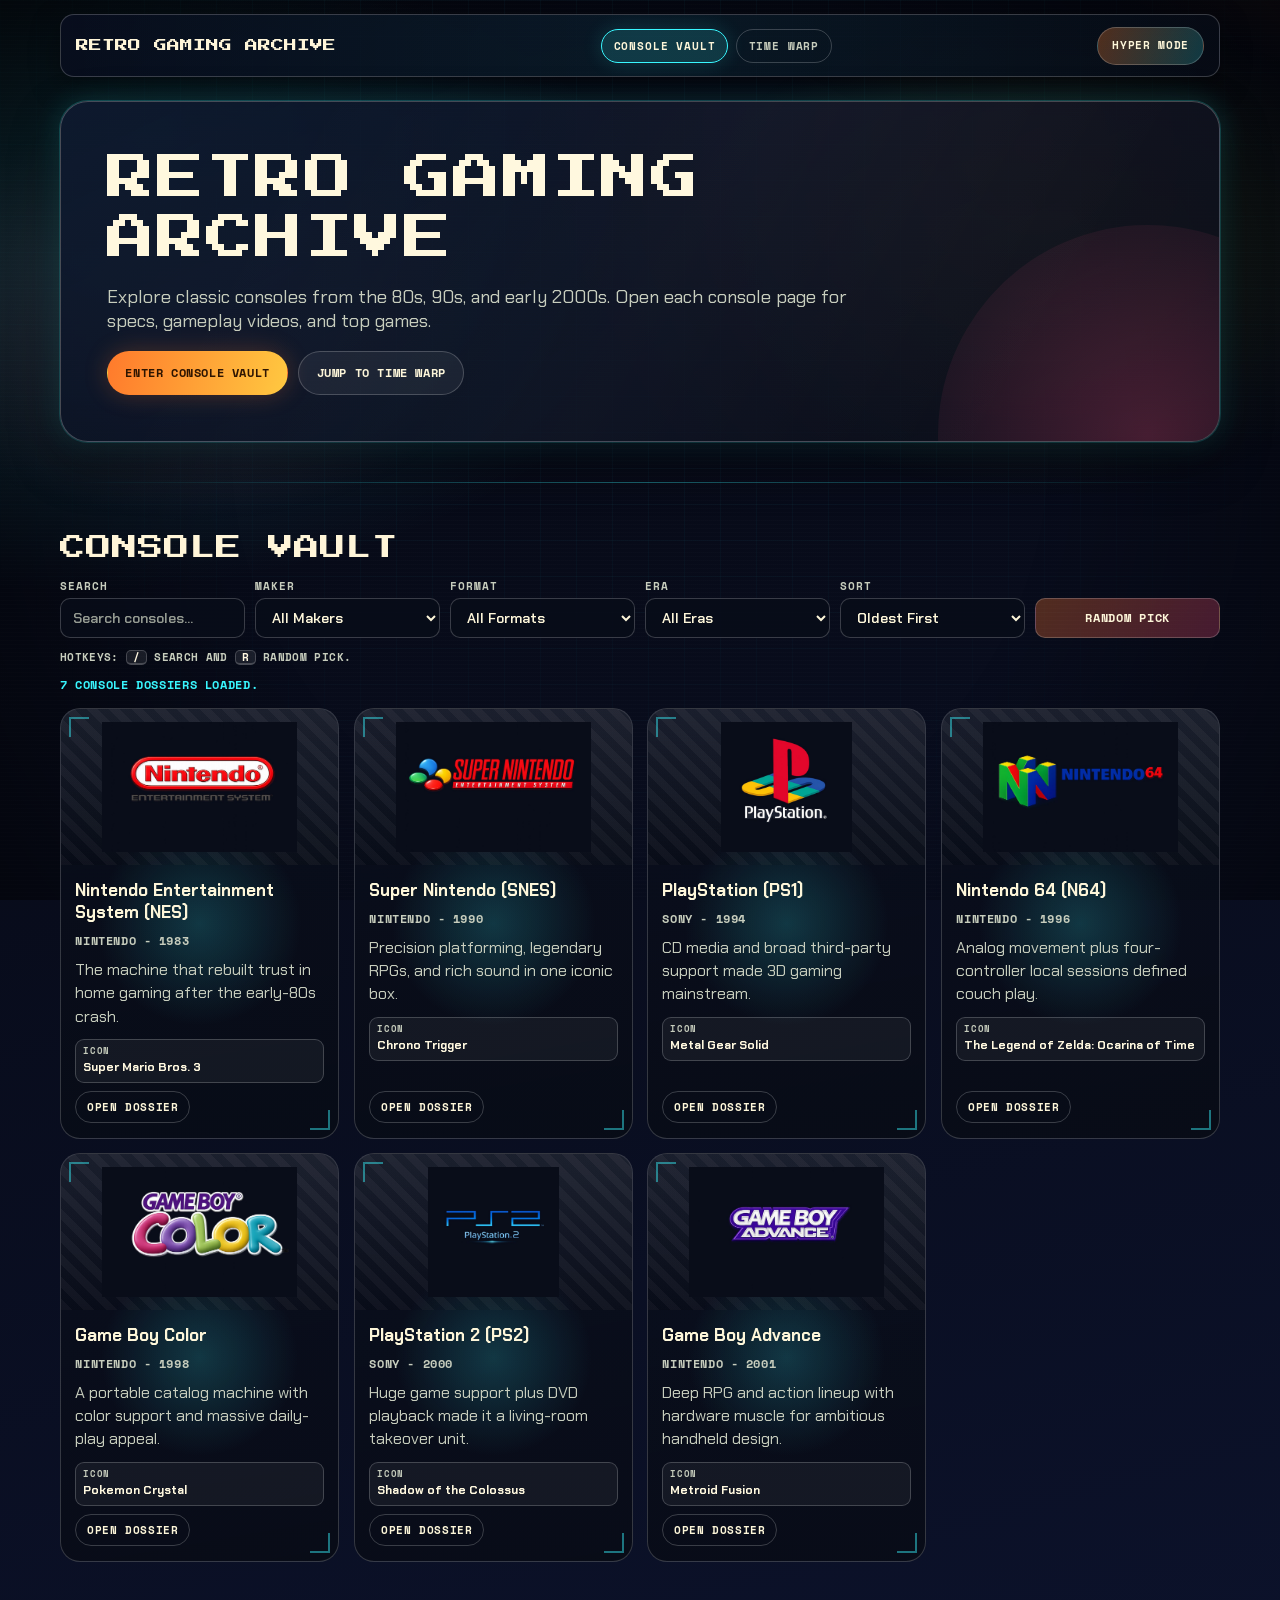
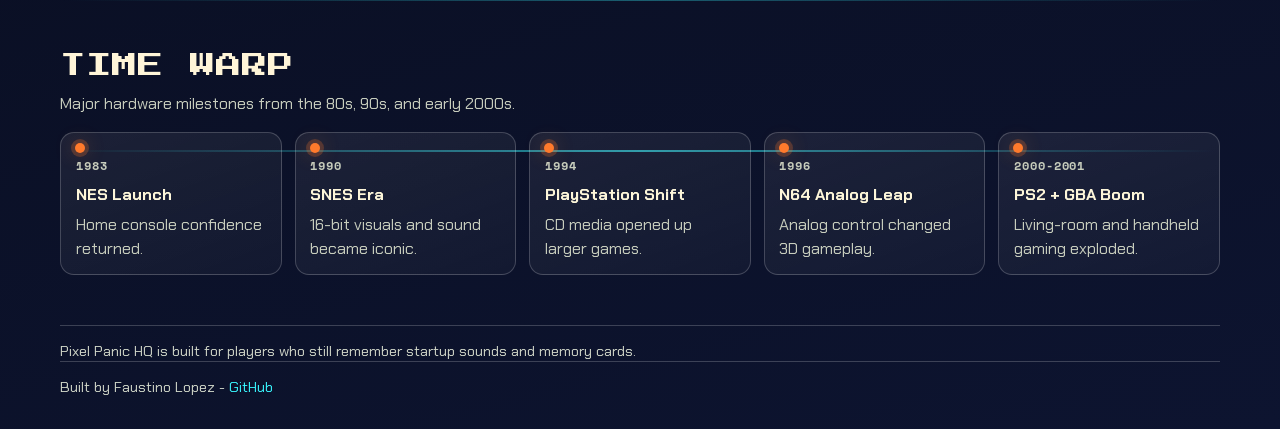
<file: index.html>
﻿<!doctype html>
<html lang="en">
<head>
  <meta charset="utf-8" />
  <meta name="viewport" content="width=device-width,initial-scale=1" />
  
  <style>html,body{margin:0;min-height:100%;background:#05070f;color:#fdf6d9;}</style>
  <title>Pixel Panic HQ | Retro Gaming Command Center</title>
  <link rel="preconnect" href="https://fonts.googleapis.com">
  <link rel="preconnect" href="https://fonts.gstatic.com" crossorigin>
  <link href="https://fonts.googleapis.com/css2?family=Press+Start+2P&family=Chakra+Petch:wght@400;500;600;700&family=Space+Mono:wght@400;700&display=swap" rel="stylesheet">
  <link rel="stylesheet" href="styles.css">
</head>
<body id="top">
  <div class="bg-grid" aria-hidden="true"></div>
  <div class="bg-glow" aria-hidden="true"></div>

  <header class="site-hero">
    <nav class="main-nav shell">
      <a class="brand" href="#top" aria-label="Pixel Panic HQ homepage">
        <span class="brand-title">Retro Gaming Archive</span>
      </a>

      <div class="site-links" aria-label="Section links">
        <a class="nav-link active" href="#vault">Console Vault</a>
        <a class="nav-link" href="#timeline">Time Warp</a>
      </div>

      <button id="themeToggle" class="mode-toggle" aria-pressed="false">Hyper Mode</button>
    </nav>

    <section class="hero-shell shell" data-reveal>
      <h1>Retro Gaming Archive</h1>
      <p class="hero-lead">Explore classic consoles from the 80s, 90s, and early 2000s. Open each console page for specs, gameplay videos, and top games.</p>
      <div class="hero-actions">
        <a href="#vault" class="btn btn-primary">Enter Console Vault</a>
        <a href="#timeline" class="btn btn-ghost">Jump to Time Warp</a>
      </div>
    </section>
  </header>

  <main>
    <section id="vault" class="shell section-block" data-reveal>
      <div class="section-heading">
        <h2>Console Vault</h2>
      </div>

      <form class="filter-panel" id="filterPanel">
        <label class="field">
          <span>Search</span>
          <input id="search" type="search" placeholder="Search consoles..." aria-label="Search consoles by keyword">
        </label>
        <label class="field">
          <span>Maker</span>
          <select id="makerFilter" aria-label="Filter by maker">
            <option value="all">All Makers</option>
            <option value="nintendo">Nintendo</option>
            <option value="sony">Sony</option>
          </select>
        </label>
        <label class="field">
          <span>Format</span>
          <select id="formatFilter" aria-label="Filter by media format">
            <option value="all">All Formats</option>
            <option value="cartridge">Cartridge</option>
            <option value="optical">Optical Disc</option>
            <option value="hybrid">Hybrid / Handheld</option>
          </select>
        </label>
        <label class="field">
          <span>Era</span>
          <select id="eraFilter" aria-label="Filter by era">
            <option value="all">All Eras</option>
            <option value="1980s">1980s</option>
            <option value="1990s">1990s</option>
            <option value="2000s">2000s</option>
          </select>
        </label>
        <label class="field">
          <span>Sort</span>
          <select id="sortBy" aria-label="Sort consoles">
            <option value="year-asc">Oldest First</option>
            <option value="year-desc">Newest First</option>
            <option value="name-asc">Name A-Z</option>
          </select>
        </label>
        <button id="randomPick" class="dice-btn" type="button">Random Pick</button>
      </form>
      <p class="filter-hint">Hotkeys: <kbd>/</kbd> search and <kbd>R</kbd> random pick.</p>

      <p class="result-count" id="resultCount" aria-live="polite">7 console dossiers loaded.</p>
      <p class="empty-state" id="emptyState" hidden>No console matched your filters. Try a different combo.</p>

      <div class="vault-grid" id="gameGrid">
        <article class="console-card" data-title="Nintendo Entertainment System NES" data-maker="nintendo" data-format="cartridge" data-era="1980s" data-year="1983" data-tags="8-bit platformer action metroidvania cartridge">
          <img src="images/optimized/nes.jpg" alt="Nintendo Entertainment System home console from 1983" loading="lazy" decoding="async">
          <div class="card-body">
            <h3>Nintendo Entertainment System (NES)</h3>
            <p class="card-sub">Nintendo - 1983</p>
            <p>The machine that rebuilt trust in home gaming after the early-80s crash.</p>
            <ul class="mini-specs">
              <li><span>Icon</span><strong>Super Mario Bros. 3</strong></li>
            </ul>
            <a class="dossier-link" href="consoles/nes.html">Open Dossier</a>
          </div>
        </article>

        <article class="console-card" data-title="Super Nintendo SNES" data-maker="nintendo" data-format="cartridge" data-era="1990s" data-year="1990" data-tags="16-bit mode 7 rpg platformer cartridge">
          <img src="images/optimized/snes.jpg" alt="Super Nintendo Entertainment System 16-bit console" loading="lazy" decoding="async">
          <div class="card-body">
            <h3>Super Nintendo (SNES)</h3>
            <p class="card-sub">Nintendo - 1990</p>
            <p>Precision platforming, legendary RPGs, and rich sound in one iconic box.</p>
            <ul class="mini-specs">
              <li><span>Icon</span><strong>Chrono Trigger</strong></li>
            </ul>
            <a class="dossier-link" href="consoles/snes.html">Open Dossier</a>
          </div>
        </article>

        <article class="console-card" data-title="PlayStation PS1" data-maker="sony" data-format="optical" data-era="1990s" data-year="1994" data-tags="cd 3d rpg survival horror polygon memory card">
          <img src="images/optimized/ps1.jpg" alt="Original Sony PlayStation console from 1994" loading="lazy" decoding="async">
          <div class="card-body">
            <h3>PlayStation (PS1)</h3>
            <p class="card-sub">Sony - 1994</p>
            <p>CD media and broad third-party support made 3D gaming mainstream.</p>
            <ul class="mini-specs">
              <li><span>Icon</span><strong>Metal Gear Solid</strong></li>
            </ul>
            <a class="dossier-link" href="consoles/ps1.html">Open Dossier</a>
          </div>
        </article>

        <article class="console-card" data-title="Nintendo 64 N64" data-maker="nintendo" data-format="cartridge" data-era="1990s" data-year="1996" data-tags="3d analog multiplayer shooter platformer cartridge rumble">
          <img src="images/optimized/n64.jpg" alt="Nintendo 64 console known for analog control and local multiplayer" loading="lazy" decoding="async">
          <div class="card-body">
            <h3>Nintendo 64 (N64)</h3>
            <p class="card-sub">Nintendo - 1996</p>
            <p>Analog movement plus four-controller local sessions defined couch play.</p>
            <ul class="mini-specs">
              <li><span>Icon</span><strong>The Legend of Zelda: Ocarina of Time</strong></li>
            </ul>
            <a class="dossier-link" href="consoles/n64.html">Open Dossier</a>
          </div>
        </article>

        <article class="console-card" data-title="Game Boy Color" data-maker="nintendo" data-format="hybrid" data-era="1990s" data-year="1998" data-tags="handheld portable pokemon color cartridge">
          <img src="images/optimized/gameboy-color.jpg" alt="Nintendo Game Boy Color handheld console" loading="lazy" decoding="async">
          <div class="card-body">
            <h3>Game Boy Color</h3>
            <p class="card-sub">Nintendo - 1998</p>
            <p>A portable catalog machine with color support and massive daily-play appeal.</p>
            <ul class="mini-specs">
              <li><span>Icon</span><strong>Pokemon Crystal</strong></li>
            </ul>
            <a class="dossier-link" href="consoles/gameboy-color.html">Open Dossier</a>
          </div>
        </article>

        <article class="console-card" data-title="PlayStation 2 PS2" data-maker="sony" data-format="optical" data-era="2000s" data-year="2000" data-tags="dvd open world action rpg sports">
          <img src="images/optimized/ps2.jpg" alt="Sony PlayStation 2 console released in 2000" loading="lazy" decoding="async">
          <div class="card-body">
            <h3>PlayStation 2 (PS2)</h3>
            <p class="card-sub">Sony - 2000</p>
            <p>Huge game support plus DVD playback made it a living-room takeover unit.</p>
            <ul class="mini-specs">
              <li><span>Icon</span><strong>Shadow of the Colossus</strong></li>
            </ul>
            <a class="dossier-link" href="consoles/ps2.html">Open Dossier</a>
          </div>
        </article>

        <article class="console-card" data-title="Game Boy Advance" data-maker="nintendo" data-format="hybrid" data-era="2000s" data-year="2001" data-tags="handheld 32-bit rpg tactics action portability">
          <img src="images/optimized/gameboy-advance.jpg" alt="Nintendo Game Boy Advance handheld console released in 2001" loading="lazy" decoding="async">
          <div class="card-body">
            <h3>Game Boy Advance</h3>
            <p class="card-sub">Nintendo - 2001</p>
            <p>Deep RPG and action lineup with hardware muscle for ambitious handheld design.</p>
            <ul class="mini-specs">
              <li><span>Icon</span><strong>Metroid Fusion</strong></li>
            </ul>
            <a class="dossier-link" href="consoles/gameboy-advance.html">Open Dossier</a>
          </div>
        </article>
      </div>
    </section>

    <section id="timeline" class="shell section-block timeline-section" data-reveal>
      <div class="section-heading">
        <h2>Time Warp</h2>
      </div>
      <p class="section-note">Major hardware milestones from the 80s, 90s, and early 2000s.</p>

      <div class="timeline-track">
        <article class="timeline-stop">
          <p class="stamp">1983</p>
          <h3>NES Launch</h3>
          <p>Home console confidence returned.</p>
        </article>
        <article class="timeline-stop">
          <p class="stamp">1990</p>
          <h3>SNES Era</h3>
          <p>16-bit visuals and sound became iconic.</p>
        </article>
        <article class="timeline-stop">
          <p class="stamp">1994</p>
          <h3>PlayStation Shift</h3>
          <p>CD media opened up larger games.</p>
        </article>
        <article class="timeline-stop">
          <p class="stamp">1996</p>
          <h3>N64 Analog Leap</h3>
          <p>Analog control changed 3D gameplay.</p>
        </article>
        <article class="timeline-stop">
          <p class="stamp">2000-2001</p>
          <h3>PS2 + GBA Boom</h3>
          <p>Living-room and handheld gaming exploded.</p>
        </article>
      </div>
    </section>
  </main>

  <footer class="site-footer shell">
    <p>Pixel Panic HQ is built for players who still remember startup sounds and memory cards.</p>
    <p class="footer-signature">Built by Faustino Lopez - <a href="https://github.com/faustinolopez" target="_blank" rel="noopener noreferrer">GitHub</a></p>
  </footer>

  <script src="app.js"></script>
</body>
</html>
</file>
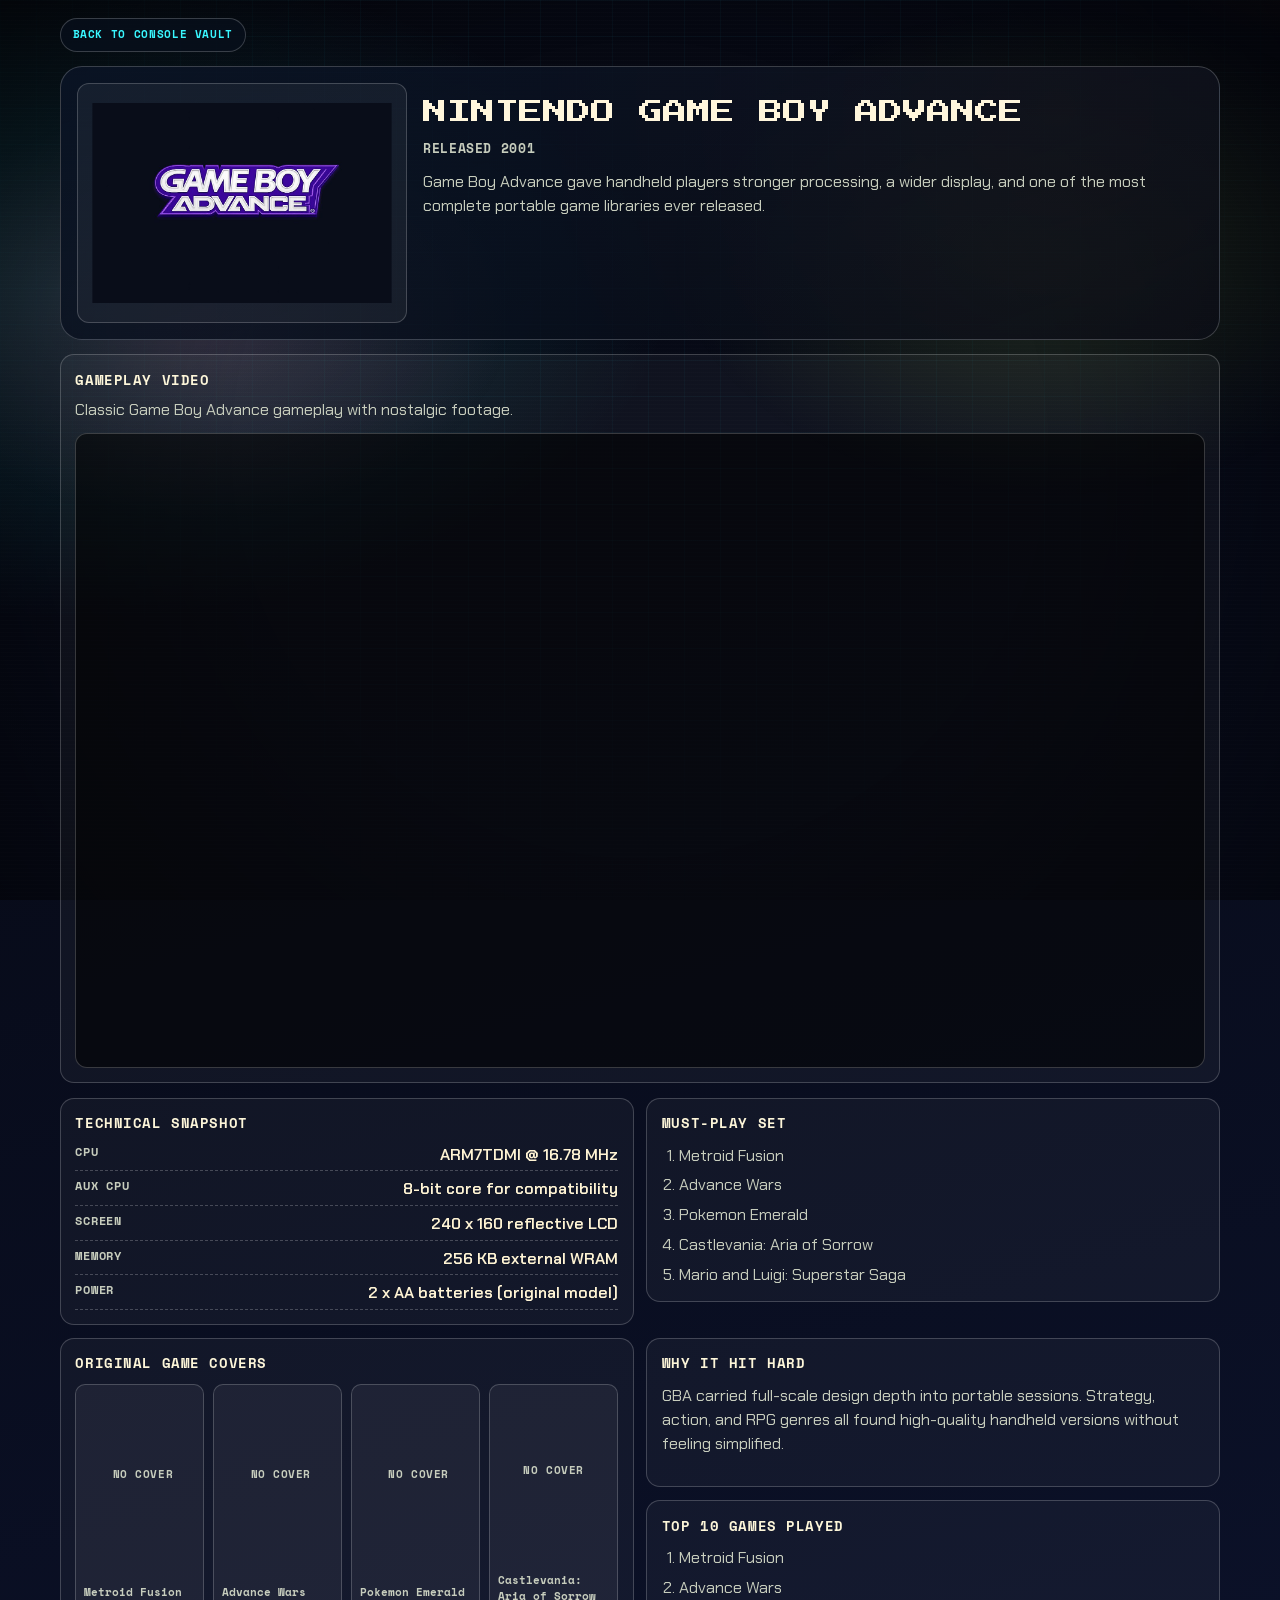
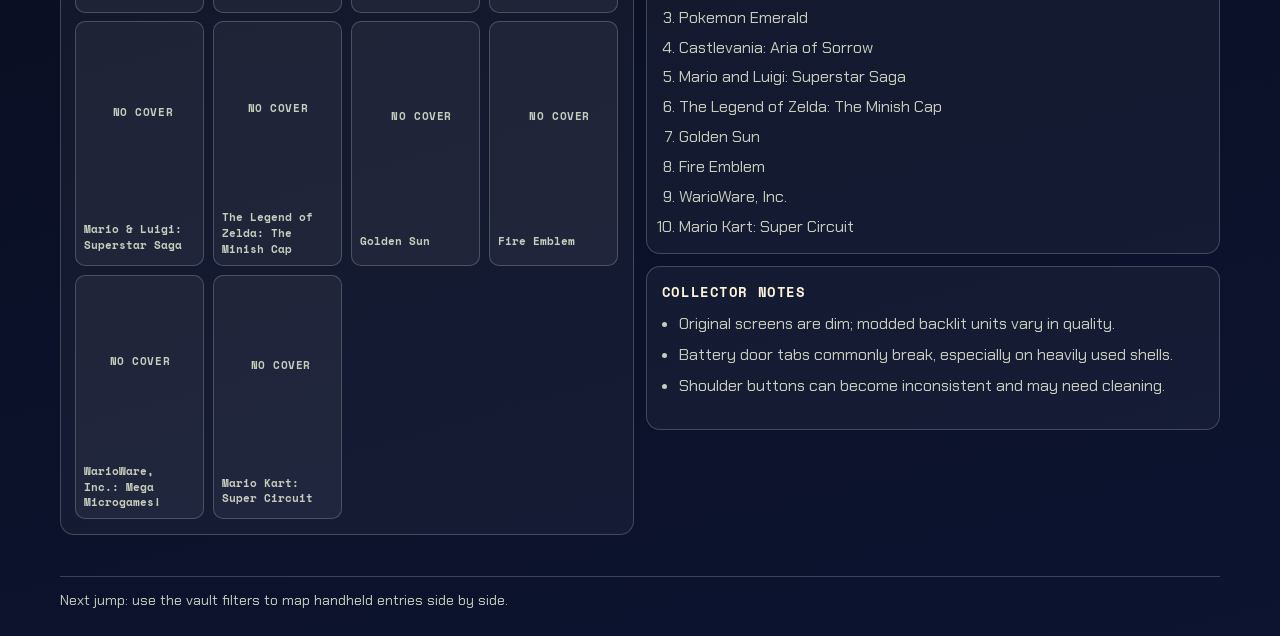
<file: consoles/gameboy-advance.html>
<!doctype html>
<html lang="en">
<head>
  <meta charset="utf-8" />
  <meta name="viewport" content="width=device-width,initial-scale=1" />
  
  <style>html,body{margin:0;min-height:100%;background:#05070f;color:#fdf6d9;}</style>
  <title>Nintendo Game Boy Advance | Pixel Panic HQ</title>
  <link rel="preconnect" href="https://fonts.googleapis.com">
  <link rel="preconnect" href="https://fonts.gstatic.com" crossorigin>
  <link href="https://fonts.googleapis.com/css2?family=Press+Start+2P&family=Chakra+Petch:wght@400;500;600;700&family=Space+Mono:wght@400;700&display=swap" rel="stylesheet">
  <link rel="stylesheet" href="../styles.css">
</head>
<body class="console-page">
  <div class="bg-grid" aria-hidden="true"></div>
  <div class="bg-glow" aria-hidden="true"></div>

  <header class="console-back shell">
    <a class="back-link" href="../index.html#vault">Back to Console Vault</a>
  </header>

  <main class="console-main shell">
    <article class="console-banner">
      <img src="../images/optimized/gameboy-advance.jpg" alt="Nintendo Game Boy Advance handheld console" decoding="async">
      <div class="console-head">
        <h1>Nintendo Game Boy Advance</h1>
        <p class="console-subline">Released 2001</p>
        <p>Game Boy Advance gave handheld players stronger processing, a wider display, and one of the most complete portable game libraries ever released.</p>
      </div>
    </article>

    <section class="video-panel">
      <h2>Gameplay Video</h2>
      <p>Classic Game Boy Advance gameplay with nostalgic footage.</p>
      <div class="video-frame">
        <iframe src="https://www.youtube.com/embed/owRVh3-eZxM" title="Nintendo Game Boy Advance gameplay on original hardware" loading="lazy" allowfullscreen></iframe>
      </div>
    </section>

    <section class="console-grid">
      <article class="console-panel">
        <h2>Technical Snapshot</h2>
        <dl class="spec-list">
          <div><dt>CPU</dt><dd>ARM7TDMI @ 16.78 MHz</dd></div>
          <div><dt>Aux CPU</dt><dd>8-bit core for compatibility</dd></div>
          <div><dt>Screen</dt><dd>240 x 160 reflective LCD</dd></div>
          <div><dt>Memory</dt><dd>256 KB external WRAM</dd></div>
          <div><dt>Power</dt><dd>2 x AA batteries (original model)</dd></div>
        </dl>
      </article>

      <article class="console-panel">
        <h2>Must-Play Set</h2>
        <ol class="game-list">
          <li>Metroid Fusion</li>
          <li>Advance Wars</li>
          <li>Pokemon Emerald</li>
          <li>Castlevania: Aria of Sorrow</li>
          <li>Mario and Luigi: Superstar Saga</li>
        </ol>
      </article>

      <article class="console-panel">
        <h2>Original Game Covers</h2>
        <div class="game-art-grid" data-game-art data-games="Metroid Fusion|Advance Wars|Pokemon Emerald|Castlevania: Aria of Sorrow|Mario & Luigi: Superstar Saga|The Legend of Zelda: The Minish Cap|Golden Sun|Fire Emblem|WarioWare, Inc.: Mega Microgames!|Mario Kart: Super Circuit"></div>
      </article>

      <div class="console-side-stack">
      <article class="console-panel">
        <h2>Why It Hit Hard</h2>
        <p>GBA carried full-scale design depth into portable sessions. Strategy, action, and RPG genres all found high-quality handheld versions without feeling simplified.</p>
      </article>

      <article class="console-panel">
        <h2>Top 10 Games Played</h2>
        <ol class="game-list">
          <li>Metroid Fusion</li>
          <li>Advance Wars</li>
          <li>Pokemon Emerald</li>
          <li>Castlevania: Aria of Sorrow</li>
          <li>Mario and Luigi: Superstar Saga</li>
          <li>The Legend of Zelda: The Minish Cap</li>
          <li>Golden Sun</li>
          <li>Fire Emblem</li>
          <li>WarioWare, Inc.</li>
          <li>Mario Kart: Super Circuit</li>
        </ol>
      </article>

      <article class="console-panel">
        <h2>Collector Notes</h2>
        <ul class="check-list">
          <li>Original screens are dim; modded backlit units vary in quality.</li>
          <li>Battery door tabs commonly break, especially on heavily used shells.</li>
          <li>Shoulder buttons can become inconsistent and may need cleaning.</li>
        </ul>
      </article>
      </div>
    </section>
  </main>

  <footer class="console-footer shell">
    <p>Next jump: use the vault filters to map handheld entries side by side.</p>
  </footer>

  <script src="../app.js"></script>
</body>
</html>
</file>
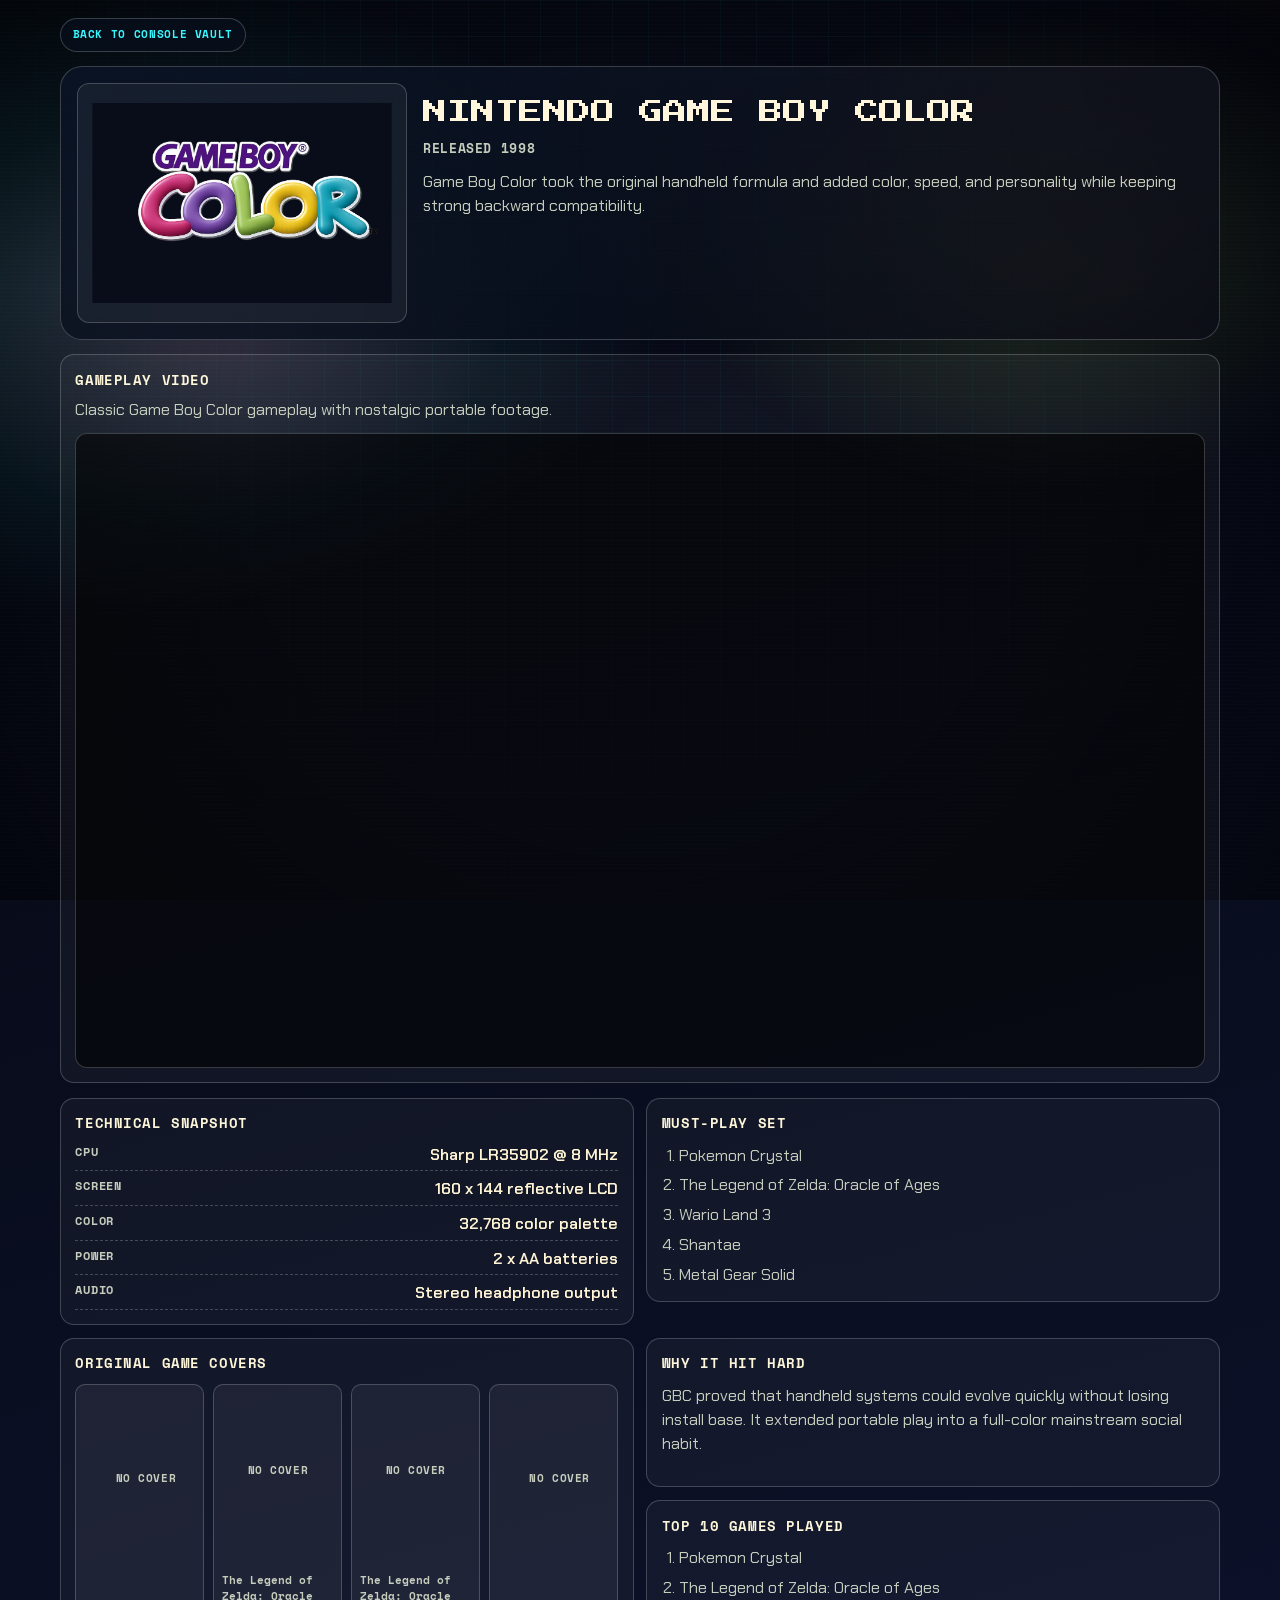
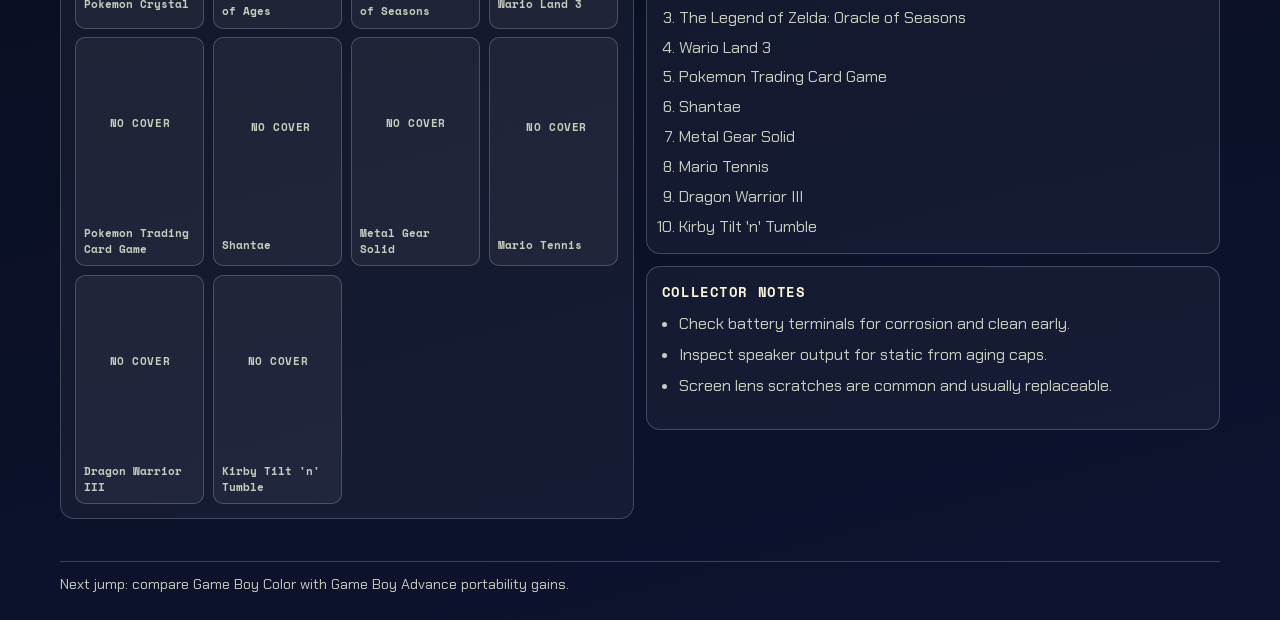
<file: consoles/gameboy-color.html>
<!doctype html>
<html lang="en">
<head>
  <meta charset="utf-8" />
  <meta name="viewport" content="width=device-width,initial-scale=1" />
  
  <style>html,body{margin:0;min-height:100%;background:#05070f;color:#fdf6d9;}</style>
  <title>Nintendo Game Boy Color | Pixel Panic HQ</title>
  <link rel="preconnect" href="https://fonts.googleapis.com">
  <link rel="preconnect" href="https://fonts.gstatic.com" crossorigin>
  <link href="https://fonts.googleapis.com/css2?family=Press+Start+2P&family=Chakra+Petch:wght@400;500;600;700&family=Space+Mono:wght@400;700&display=swap" rel="stylesheet">
  <link rel="stylesheet" href="../styles.css">
</head>
<body class="console-page">
  <div class="bg-grid" aria-hidden="true"></div>
  <div class="bg-glow" aria-hidden="true"></div>

  <header class="console-back shell">
    <a class="back-link" href="../index.html#vault">Back to Console Vault</a>
  </header>

  <main class="console-main shell">
    <article class="console-banner">
      <img src="../images/optimized/gameboy-color.jpg" alt="Nintendo Game Boy Color handheld console" decoding="async">
      <div class="console-head">
        <h1>Nintendo Game Boy Color</h1>
        <p class="console-subline">Released 1998</p>
        <p>Game Boy Color took the original handheld formula and added color, speed, and personality while keeping strong backward compatibility.</p>
      </div>
    </article>

    <section class="video-panel">
      <h2>Gameplay Video</h2>
      <p>Classic Game Boy Color gameplay with nostalgic portable footage.</p>
      <div class="video-frame">
        <iframe src="https://www.youtube.com/embed/hYcotDHI0dg" title="Nintendo Game Boy Color gameplay on original hardware" loading="lazy" allowfullscreen></iframe>
      </div>
    </section>

    <section class="console-grid">
      <article class="console-panel">
        <h2>Technical Snapshot</h2>
        <dl class="spec-list">
          <div><dt>CPU</dt><dd>Sharp LR35902 @ 8 MHz</dd></div>
          <div><dt>Screen</dt><dd>160 x 144 reflective LCD</dd></div>
          <div><dt>Color</dt><dd>32,768 color palette</dd></div>
          <div><dt>Power</dt><dd>2 x AA batteries</dd></div>
          <div><dt>Audio</dt><dd>Stereo headphone output</dd></div>
        </dl>
      </article>

      <article class="console-panel">
        <h2>Must-Play Set</h2>
        <ol class="game-list">
          <li>Pokemon Crystal</li>
          <li>The Legend of Zelda: Oracle of Ages</li>
          <li>Wario Land 3</li>
          <li>Shantae</li>
          <li>Metal Gear Solid</li>
        </ol>
      </article>

      <article class="console-panel">
        <h2>Original Game Covers</h2>
        <div class="game-art-grid" data-game-art data-games="Pokemon Crystal|The Legend of Zelda: Oracle of Ages|The Legend of Zelda: Oracle of Seasons|Wario Land 3|Pokemon Trading Card Game|Shantae|Metal Gear Solid|Mario Tennis|Dragon Warrior III|Kirby Tilt 'n' Tumble"></div>
      </article>

      <div class="console-side-stack">
      <article class="console-panel">
        <h2>Why It Hit Hard</h2>
        <p>GBC proved that handheld systems could evolve quickly without losing install base. It extended portable play into a full-color mainstream social habit.</p>
      </article>

      <article class="console-panel">
        <h2>Top 10 Games Played</h2>
        <ol class="game-list">
          <li>Pokemon Crystal</li>
          <li>The Legend of Zelda: Oracle of Ages</li>
          <li>The Legend of Zelda: Oracle of Seasons</li>
          <li>Wario Land 3</li>
          <li>Pokemon Trading Card Game</li>
          <li>Shantae</li>
          <li>Metal Gear Solid</li>
          <li>Mario Tennis</li>
          <li>Dragon Warrior III</li>
          <li>Kirby Tilt 'n' Tumble</li>
        </ol>
      </article>

      <article class="console-panel">
        <h2>Collector Notes</h2>
        <ul class="check-list">
          <li>Check battery terminals for corrosion and clean early.</li>
          <li>Inspect speaker output for static from aging caps.</li>
          <li>Screen lens scratches are common and usually replaceable.</li>
        </ul>
      </article>
      </div>
    </section>
  </main>

  <footer class="console-footer shell">
    <p>Next jump: compare Game Boy Color with Game Boy Advance portability gains.</p>
  </footer>

  <script src="../app.js"></script>
</body>
</html>
</file>
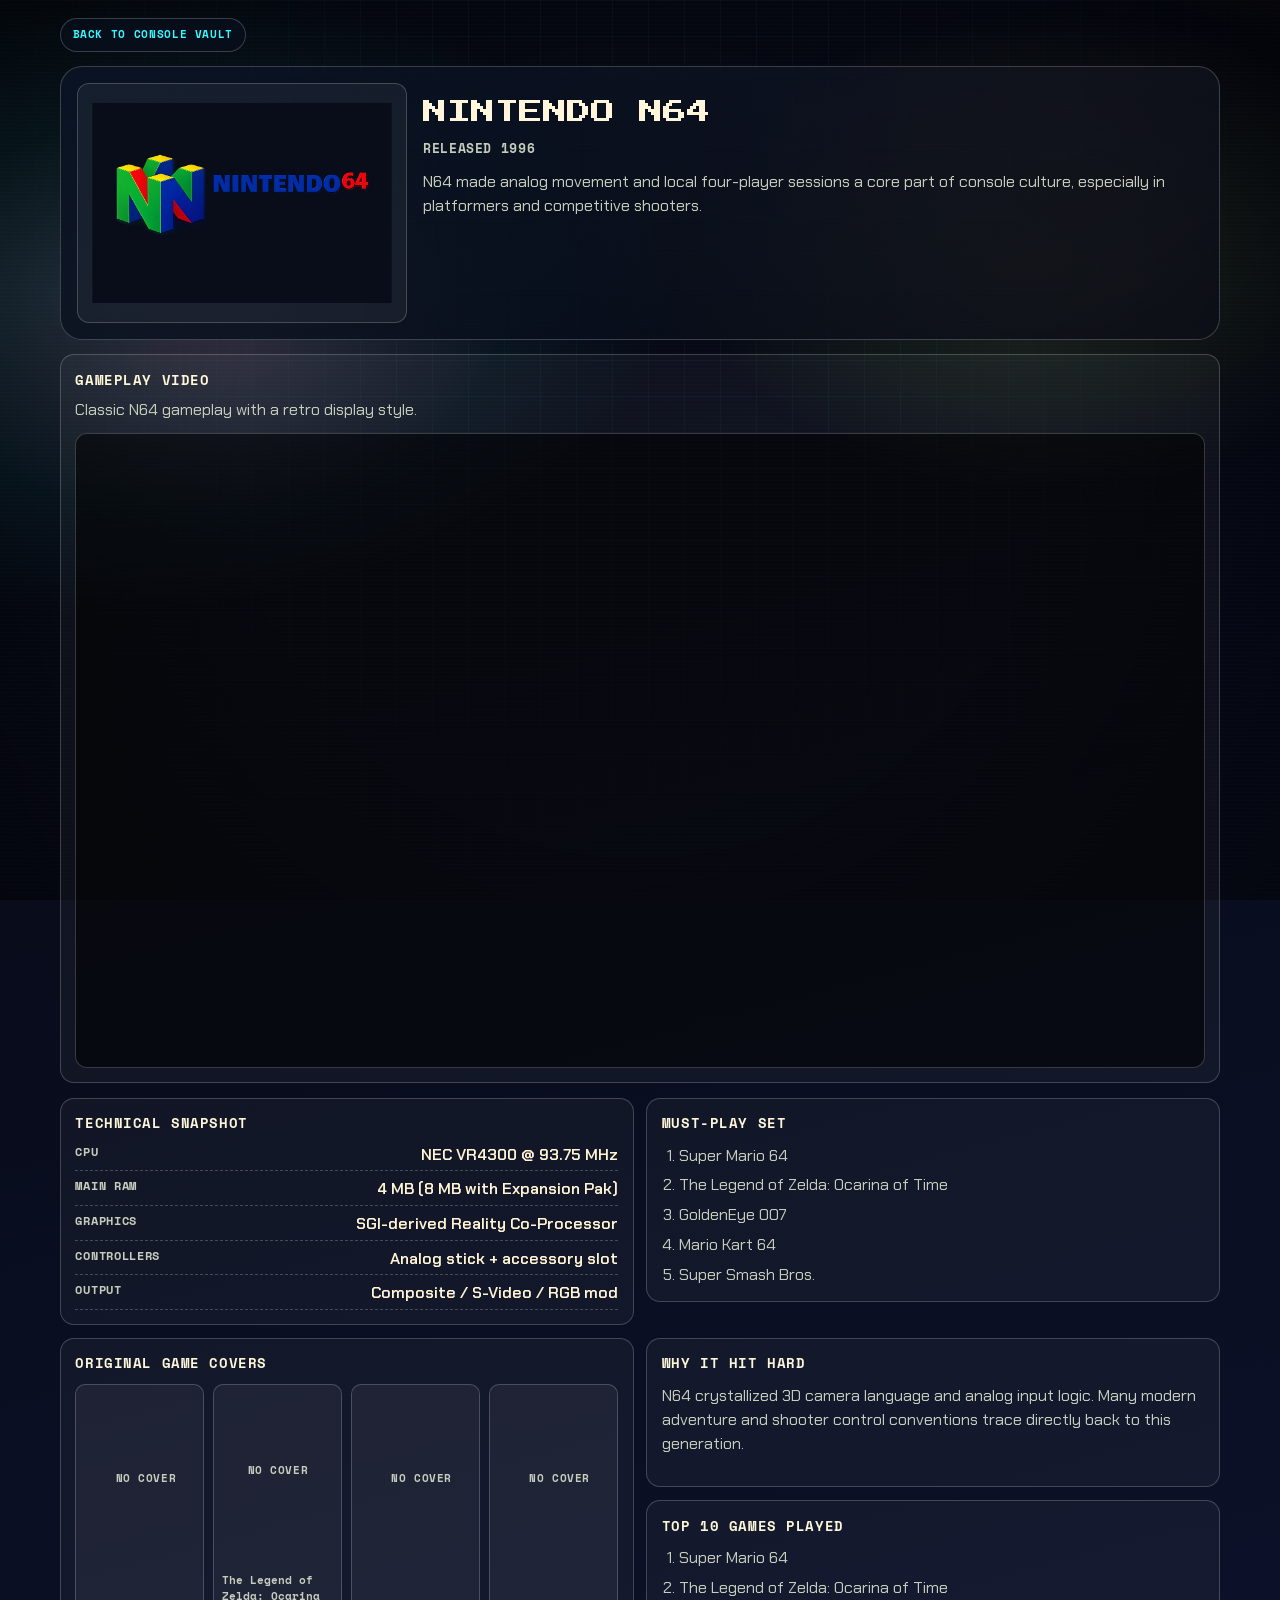
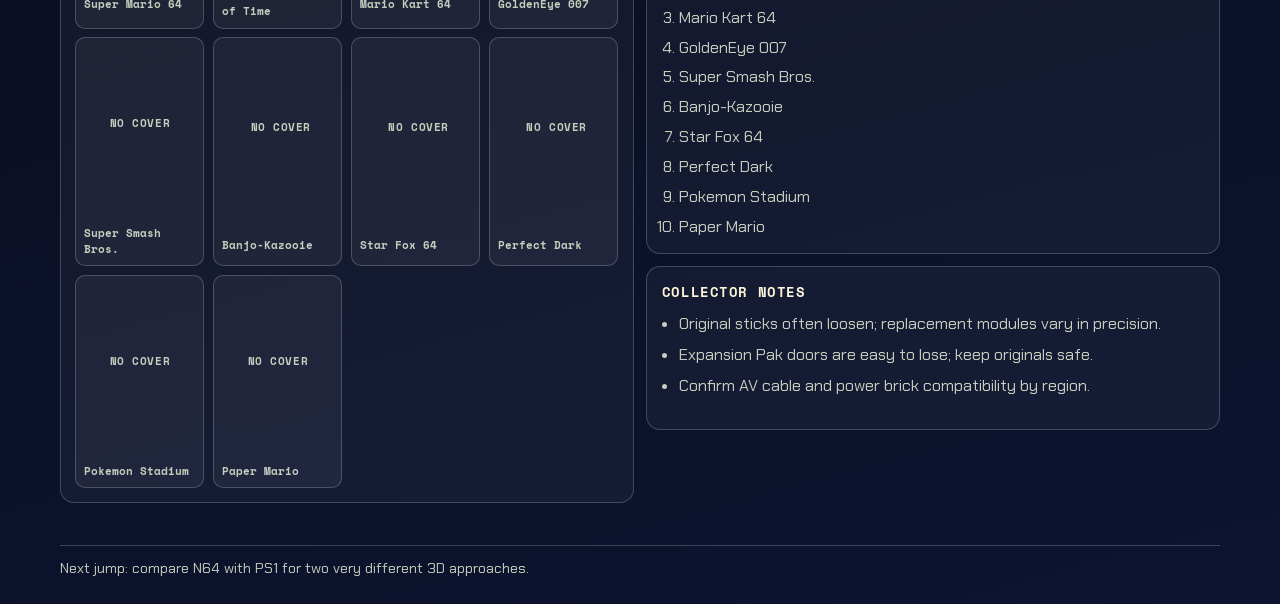
<file: consoles/n64.html>
<!doctype html>
<html lang="en">
<head>
  <meta charset="utf-8" />
  <meta name="viewport" content="width=device-width,initial-scale=1" />
  
  <style>html,body{margin:0;min-height:100%;background:#05070f;color:#fdf6d9;}</style>
  <title>Nintendo N64 | Pixel Panic HQ</title>
  <link rel="preconnect" href="https://fonts.googleapis.com">
  <link rel="preconnect" href="https://fonts.gstatic.com" crossorigin>
  <link href="https://fonts.googleapis.com/css2?family=Press+Start+2P&family=Chakra+Petch:wght@400;500;600;700&family=Space+Mono:wght@400;700&display=swap" rel="stylesheet">
  <link rel="stylesheet" href="../styles.css">
</head>
<body class="console-page">
  <div class="bg-grid" aria-hidden="true"></div>
  <div class="bg-glow" aria-hidden="true"></div>

  <header class="console-back shell">
    <a class="back-link" href="../index.html#vault">Back to Console Vault</a>
  </header>

  <main class="console-main shell">
    <article class="console-banner">
      <img src="../images/optimized/n64.jpg" alt="Nintendo 64 (N64) console" decoding="async">
      <div class="console-head">
        <h1>Nintendo N64</h1>
        <p class="console-subline">Released 1996</p>
        <p>N64 made analog movement and local four-player sessions a core part of console culture, especially in platformers and competitive shooters.</p>
      </div>
    </article>

    <section class="video-panel">
      <h2>Gameplay Video</h2>
      <p>Classic N64 gameplay with a retro display style.</p>
      <div class="video-frame">
        <iframe src="https://www.youtube.com/embed/nyoNnOHA7N0" title="Nintendo 64 N64 gameplay on original hardware" loading="lazy" allowfullscreen></iframe>
      </div>
    </section>

    <section class="console-grid">
      <article class="console-panel">
        <h2>Technical Snapshot</h2>
        <dl class="spec-list">
          <div><dt>CPU</dt><dd>NEC VR4300 @ 93.75 MHz</dd></div>
          <div><dt>Main RAM</dt><dd>4 MB (8 MB with Expansion Pak)</dd></div>
          <div><dt>Graphics</dt><dd>SGI-derived Reality Co-Processor</dd></div>
          <div><dt>Controllers</dt><dd>Analog stick + accessory slot</dd></div>
          <div><dt>Output</dt><dd>Composite / S-Video / RGB mod</dd></div>
        </dl>
      </article>

      <article class="console-panel">
        <h2>Must-Play Set</h2>
        <ol class="game-list">
          <li>Super Mario 64</li>
          <li>The Legend of Zelda: Ocarina of Time</li>
          <li>GoldenEye 007</li>
          <li>Mario Kart 64</li>
          <li>Super Smash Bros.</li>
        </ol>
      </article>

      <article class="console-panel">
        <h2>Original Game Covers</h2>
        <div class="game-art-grid" data-game-art data-games="Super Mario 64|The Legend of Zelda: Ocarina of Time|Mario Kart 64|GoldenEye 007|Super Smash Bros.|Banjo-Kazooie|Star Fox 64|Perfect Dark|Pokemon Stadium|Paper Mario"></div>
      </article>

      <div class="console-side-stack">
      <article class="console-panel">
        <h2>Why It Hit Hard</h2>
        <p>N64 crystallized 3D camera language and analog input logic. Many modern adventure and shooter control conventions trace directly back to this generation.</p>
      </article>

      <article class="console-panel">
        <h2>Top 10 Games Played</h2>
        <ol class="game-list">
          <li>Super Mario 64</li>
          <li>The Legend of Zelda: Ocarina of Time</li>
          <li>Mario Kart 64</li>
          <li>GoldenEye 007</li>
          <li>Super Smash Bros.</li>
          <li>Banjo-Kazooie</li>
          <li>Star Fox 64</li>
          <li>Perfect Dark</li>
          <li>Pokemon Stadium</li>
          <li>Paper Mario</li>
        </ol>
      </article>

      <article class="console-panel">
        <h2>Collector Notes</h2>
        <ul class="check-list">
          <li>Original sticks often loosen; replacement modules vary in precision.</li>
          <li>Expansion Pak doors are easy to lose; keep originals safe.</li>
          <li>Confirm AV cable and power brick compatibility by region.</li>
        </ul>
      </article>
      </div>
    </section>
  </main>

  <footer class="console-footer shell">
    <p>Next jump: compare N64 with PS1 for two very different 3D approaches.</p>
  </footer>

  <script src="../app.js"></script>
</body>
</html>
</file>
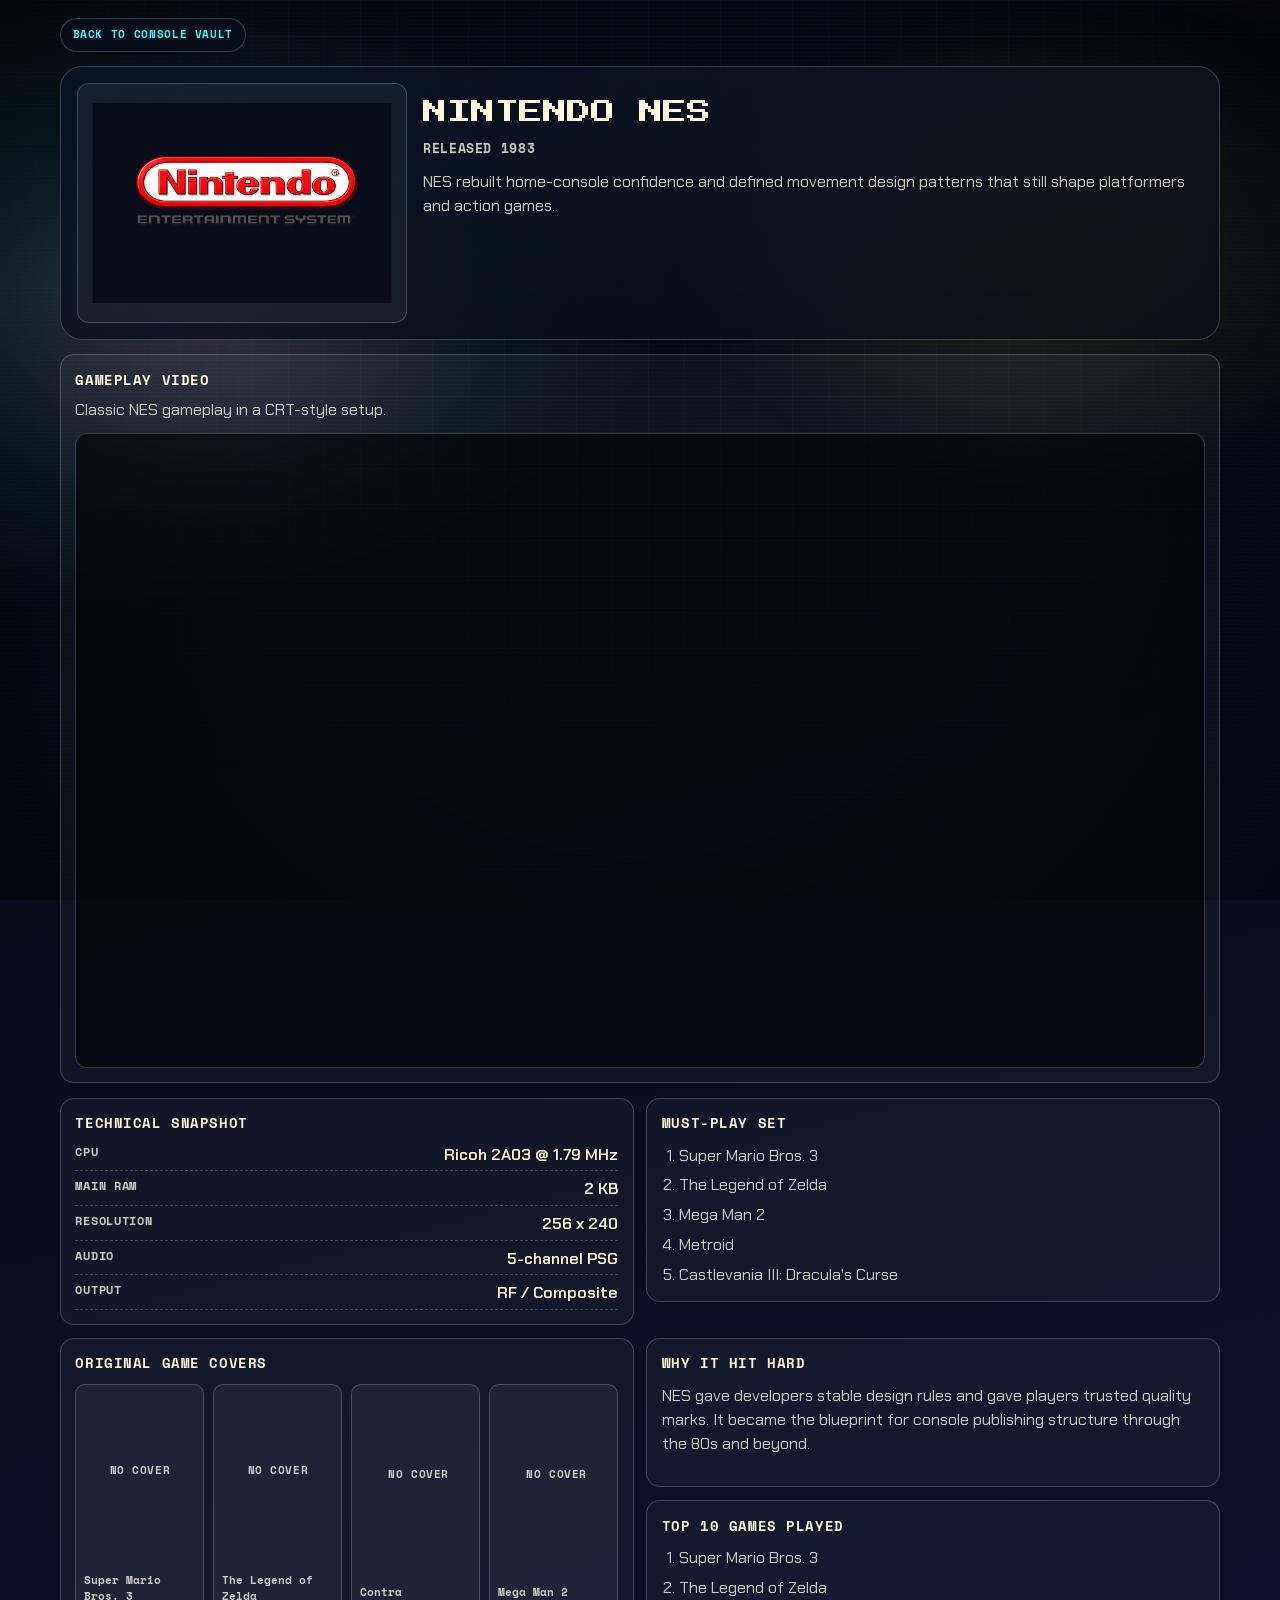
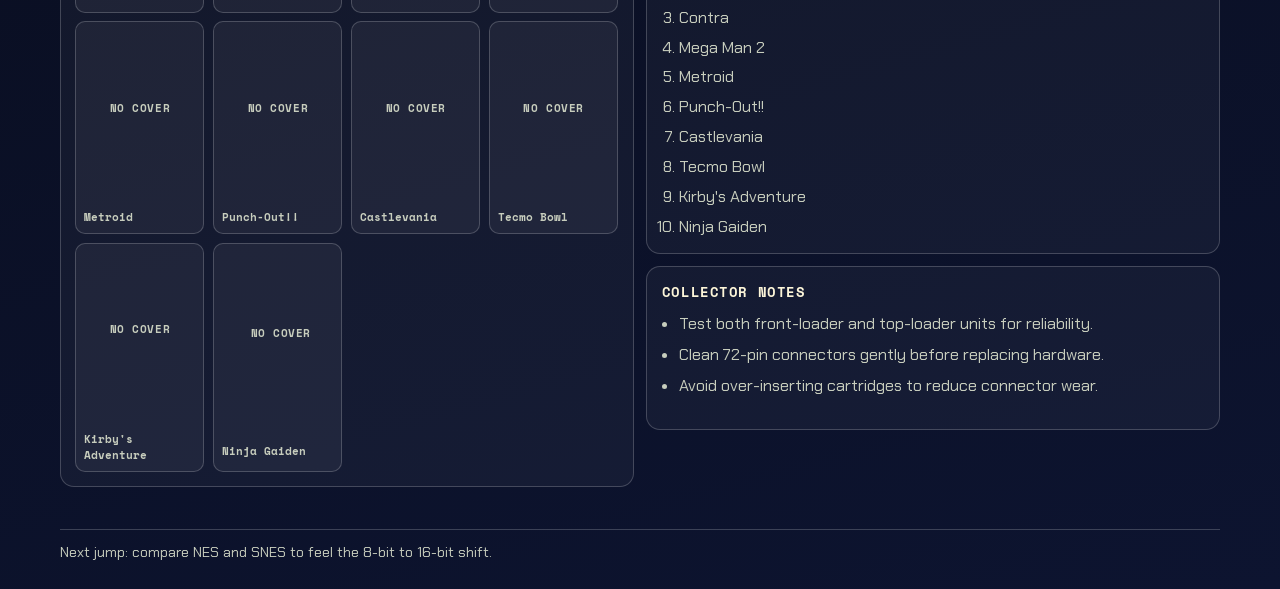
<file: consoles/nes.html>
<!doctype html>
<html lang="en">
<head>
  <meta charset="utf-8" />
  <meta name="viewport" content="width=device-width,initial-scale=1" />
  
  <style>html,body{margin:0;min-height:100%;background:#05070f;color:#fdf6d9;}</style>
  <title>Nintendo NES | Pixel Panic HQ</title>
  <link rel="preconnect" href="https://fonts.googleapis.com">
  <link rel="preconnect" href="https://fonts.gstatic.com" crossorigin>
  <link href="https://fonts.googleapis.com/css2?family=Press+Start+2P&family=Chakra+Petch:wght@400;500;600;700&family=Space+Mono:wght@400;700&display=swap" rel="stylesheet">
  <link rel="stylesheet" href="../styles.css">
</head>
<body class="console-page">
  <div class="bg-grid" aria-hidden="true"></div>
  <div class="bg-glow" aria-hidden="true"></div>

  <header class="console-back shell">
    <a class="back-link" href="../index.html#vault">Back to Console Vault</a>
  </header>

  <main class="console-main shell">
    <article class="console-banner">
      <img src="../images/optimized/nes.jpg" alt="Nintendo Entertainment System (NES) console" decoding="async">
      <div class="console-head">
        <h1>Nintendo NES</h1>
        <p class="console-subline">Released 1983</p>
        <p>NES rebuilt home-console confidence and defined movement design patterns that still shape platformers and action games.</p>
      </div>
    </article>

    <section class="video-panel">
      <h2>Gameplay Video</h2>
      <p>Classic NES gameplay in a CRT-style setup.</p>
      <div class="video-frame">
        <iframe src="https://www.youtube.com/embed/NCIJNKrSX3A" title="Nintendo Entertainment System NES gameplay video" loading="lazy" allowfullscreen></iframe>
      </div>
    </section>

    <section class="console-grid">
      <article class="console-panel">
        <h2>Technical Snapshot</h2>
        <dl class="spec-list">
          <div><dt>CPU</dt><dd>Ricoh 2A03 @ 1.79 MHz</dd></div>
          <div><dt>Main RAM</dt><dd>2 KB</dd></div>
          <div><dt>Resolution</dt><dd>256 x 240</dd></div>
          <div><dt>Audio</dt><dd>5-channel PSG</dd></div>
          <div><dt>Output</dt><dd>RF / Composite</dd></div>
        </dl>
      </article>

      <article class="console-panel">
        <h2>Must-Play Set</h2>
        <ol class="game-list">
          <li>Super Mario Bros. 3</li>
          <li>The Legend of Zelda</li>
          <li>Mega Man 2</li>
          <li>Metroid</li>
          <li>Castlevania III: Dracula's Curse</li>
        </ol>
      </article>

      <article class="console-panel">
        <h2>Original Game Covers</h2>
        <div class="game-art-grid" data-game-art data-games="Super Mario Bros. 3|The Legend of Zelda|Contra|Mega Man 2|Metroid|Punch-Out!!|Castlevania|Tecmo Bowl|Kirby's Adventure|Ninja Gaiden"></div>
      </article>

      <div class="console-side-stack">
      <article class="console-panel">
        <h2>Why It Hit Hard</h2>
        <p>NES gave developers stable design rules and gave players trusted quality marks. It became the blueprint for console publishing structure through the 80s and beyond.</p>
      </article>

      <article class="console-panel">
        <h2>Top 10 Games Played</h2>
        <ol class="game-list">
          <li>Super Mario Bros. 3</li>
          <li>The Legend of Zelda</li>
          <li>Contra</li>
          <li>Mega Man 2</li>
          <li>Metroid</li>
          <li>Punch-Out!!</li>
          <li>Castlevania</li>
          <li>Tecmo Bowl</li>
          <li>Kirby's Adventure</li>
          <li>Ninja Gaiden</li>
        </ol>
      </article>

      <article class="console-panel">
        <h2>Collector Notes</h2>
        <ul class="check-list">
          <li>Test both front-loader and top-loader units for reliability.</li>
          <li>Clean 72-pin connectors gently before replacing hardware.</li>
          <li>Avoid over-inserting cartridges to reduce connector wear.</li>
        </ul>
      </article>
      </div>
    </section>
  </main>

  <footer class="console-footer shell">
    <p>Next jump: compare NES and SNES to feel the 8-bit to 16-bit shift.</p>
  </footer>

  <script src="../app.js"></script>
</body>
</html>
</file>
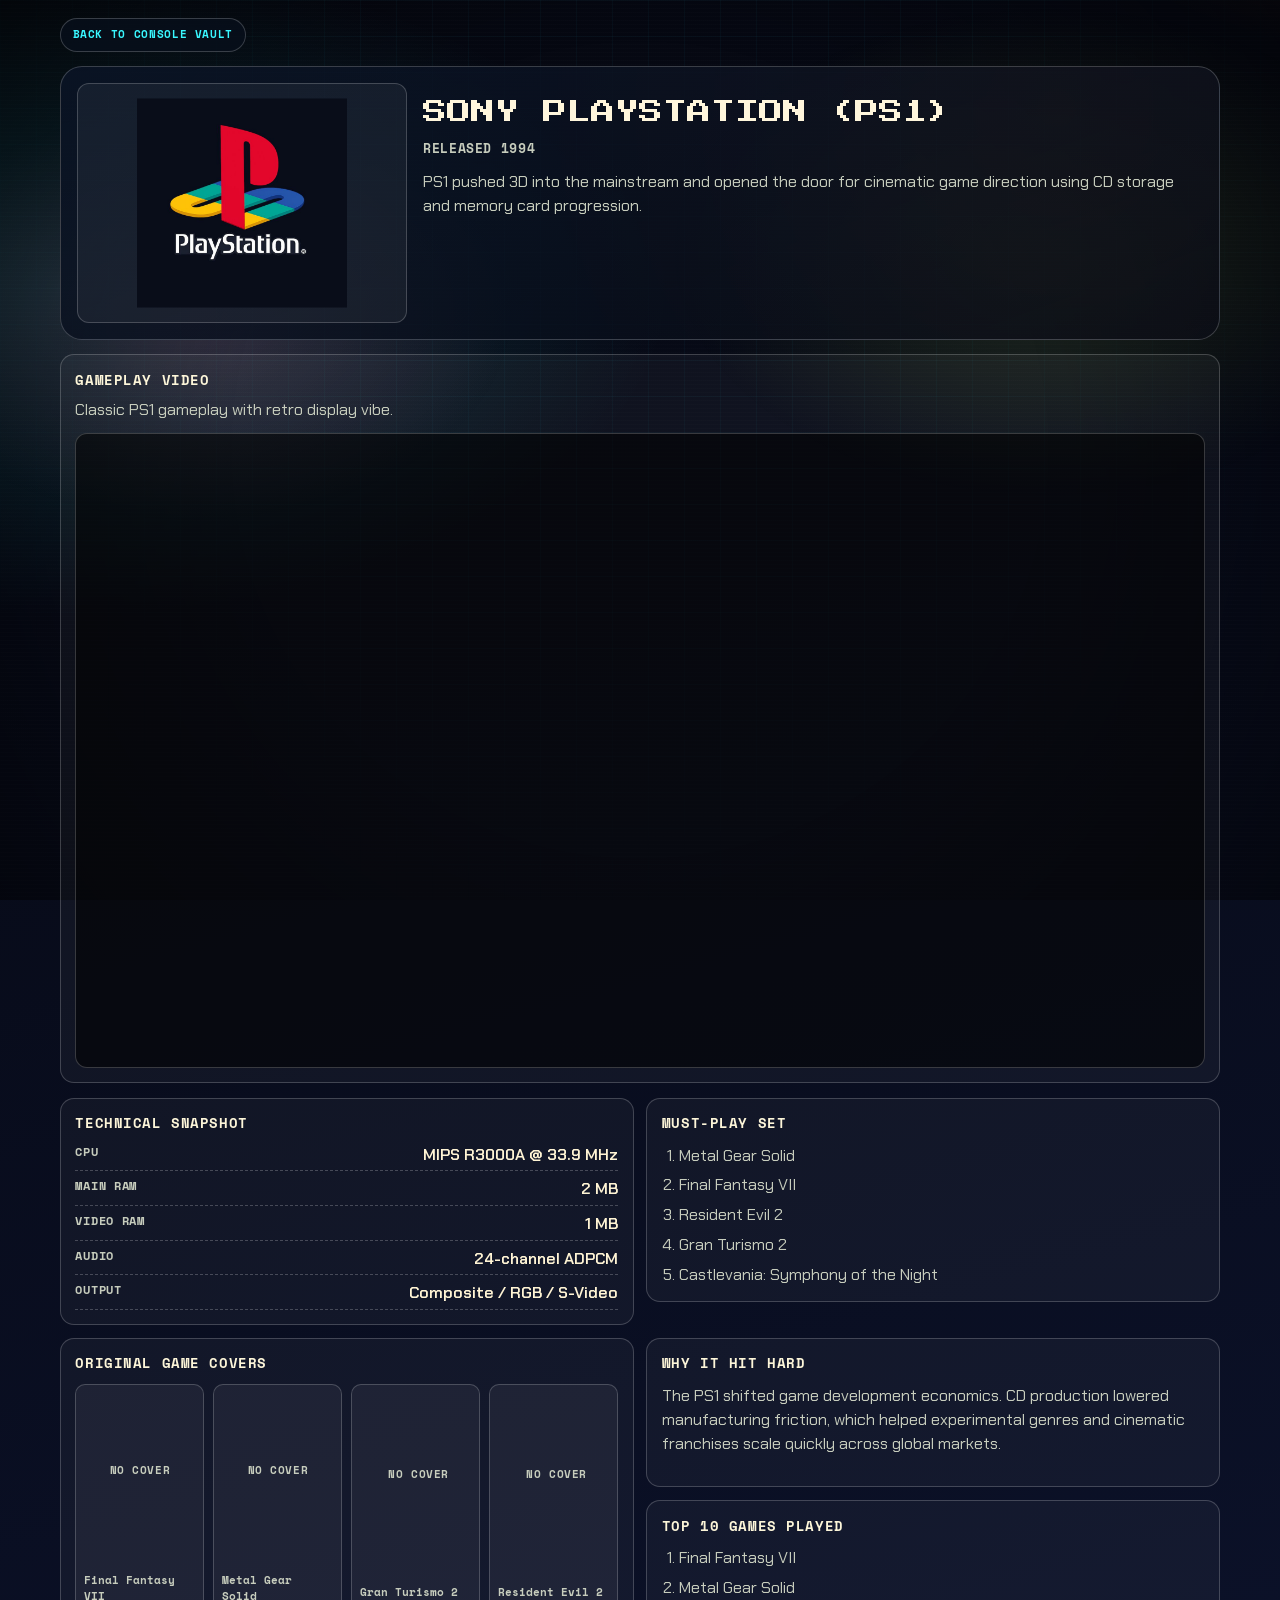
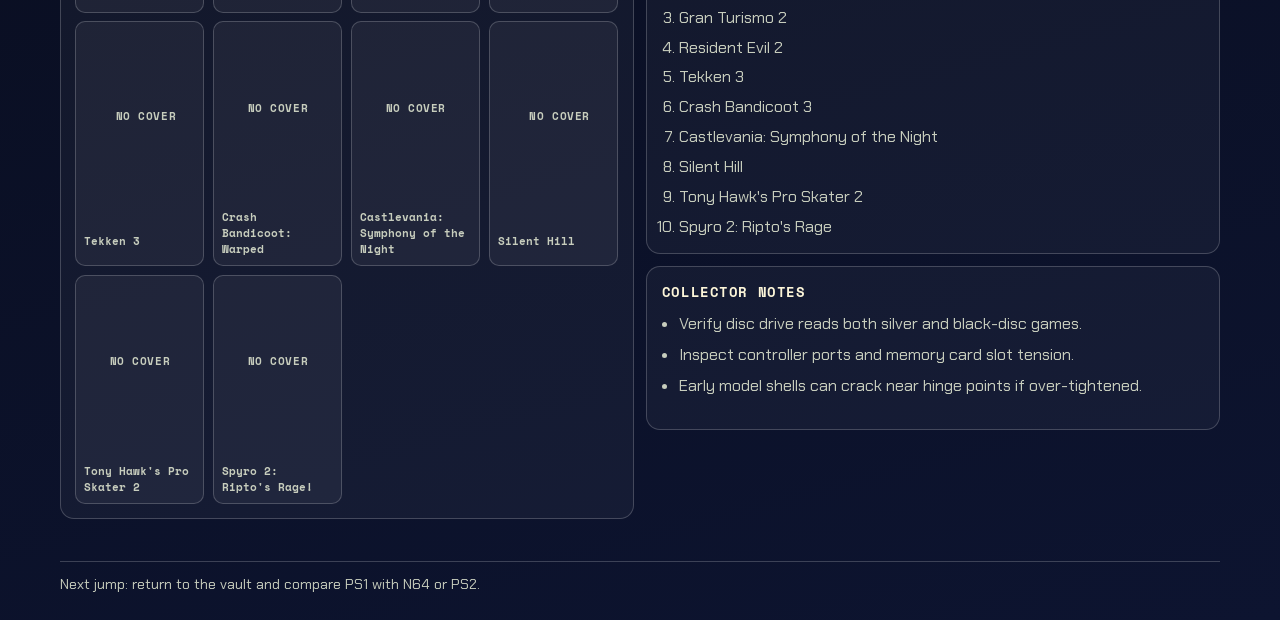
<file: consoles/ps1.html>
<!doctype html>
<html lang="en">
<head>
  <meta charset="utf-8" />
  <meta name="viewport" content="width=device-width,initial-scale=1" />
  
  <style>html,body{margin:0;min-height:100%;background:#05070f;color:#fdf6d9;}</style>
  <title>Sony PlayStation (PS1) | Pixel Panic HQ</title>
  <link rel="preconnect" href="https://fonts.googleapis.com">
  <link rel="preconnect" href="https://fonts.gstatic.com" crossorigin>
  <link href="https://fonts.googleapis.com/css2?family=Press+Start+2P&family=Chakra+Petch:wght@400;500;600;700&family=Space+Mono:wght@400;700&display=swap" rel="stylesheet">
  <link rel="stylesheet" href="../styles.css">
</head>
<body class="console-page">
  <div class="bg-grid" aria-hidden="true"></div>
  <div class="bg-glow" aria-hidden="true"></div>

  <header class="console-back shell">
    <a class="back-link" href="../index.html#vault">Back to Console Vault</a>
  </header>

  <main class="console-main shell">
    <article class="console-banner">
      <img src="../images/optimized/ps1.jpg" alt="Original Sony PlayStation (PS1) console" decoding="async">
      <div class="console-head">
        <h1>Sony PlayStation (PS1)</h1>
        <p class="console-subline">Released 1994</p>
        <p>PS1 pushed 3D into the mainstream and opened the door for cinematic game direction using CD storage and memory card progression.</p>
      </div>
    </article>

    <section class="video-panel">
      <h2>Gameplay Video</h2>
      <p>Classic PS1 gameplay with retro display vibe.</p>
      <div class="video-frame">
        <iframe src="https://www.youtube.com/embed/uez9bld0HD8" title="Sony PlayStation PS1 gameplay on original hardware" loading="lazy" allowfullscreen></iframe>
      </div>
    </section>

    <section class="console-grid">
      <article class="console-panel">
        <h2>Technical Snapshot</h2>
        <dl class="spec-list">
          <div><dt>CPU</dt><dd>MIPS R3000A @ 33.9 MHz</dd></div>
          <div><dt>Main RAM</dt><dd>2 MB</dd></div>
          <div><dt>Video RAM</dt><dd>1 MB</dd></div>
          <div><dt>Audio</dt><dd>24-channel ADPCM</dd></div>
          <div><dt>Output</dt><dd>Composite / RGB / S-Video</dd></div>
        </dl>
      </article>

      <article class="console-panel">
        <h2>Must-Play Set</h2>
        <ol class="game-list">
          <li>Metal Gear Solid</li>
          <li>Final Fantasy VII</li>
          <li>Resident Evil 2</li>
          <li>Gran Turismo 2</li>
          <li>Castlevania: Symphony of the Night</li>
        </ol>
      </article>

      <article class="console-panel">
        <h2>Original Game Covers</h2>
        <div class="game-art-grid" data-game-art data-games="Final Fantasy VII|Metal Gear Solid|Gran Turismo 2|Resident Evil 2|Tekken 3|Crash Bandicoot: Warped|Castlevania: Symphony of the Night|Silent Hill|Tony Hawk's Pro Skater 2|Spyro 2: Ripto's Rage!"></div>
      </article>

      <div class="console-side-stack">
      <article class="console-panel">
        <h2>Why It Hit Hard</h2>
        <p>The PS1 shifted game development economics. CD production lowered manufacturing friction, which helped experimental genres and cinematic franchises scale quickly across global markets.</p>
      </article>

      <article class="console-panel">
        <h2>Top 10 Games Played</h2>
        <ol class="game-list">
          <li>Final Fantasy VII</li>
          <li>Metal Gear Solid</li>
          <li>Gran Turismo 2</li>
          <li>Resident Evil 2</li>
          <li>Tekken 3</li>
          <li>Crash Bandicoot 3</li>
          <li>Castlevania: Symphony of the Night</li>
          <li>Silent Hill</li>
          <li>Tony Hawk's Pro Skater 2</li>
          <li>Spyro 2: Ripto's Rage</li>
        </ol>
      </article>

      <article class="console-panel">
        <h2>Collector Notes</h2>
        <ul class="check-list">
          <li>Verify disc drive reads both silver and black-disc games.</li>
          <li>Inspect controller ports and memory card slot tension.</li>
          <li>Early model shells can crack near hinge points if over-tightened.</li>
        </ul>
      </article>
      </div>
    </section>
  </main>

  <footer class="console-footer shell">
    <p>Next jump: return to the vault and compare PS1 with N64 or PS2.</p>
  </footer>

  <script src="../app.js"></script>
</body>
</html>
</file>
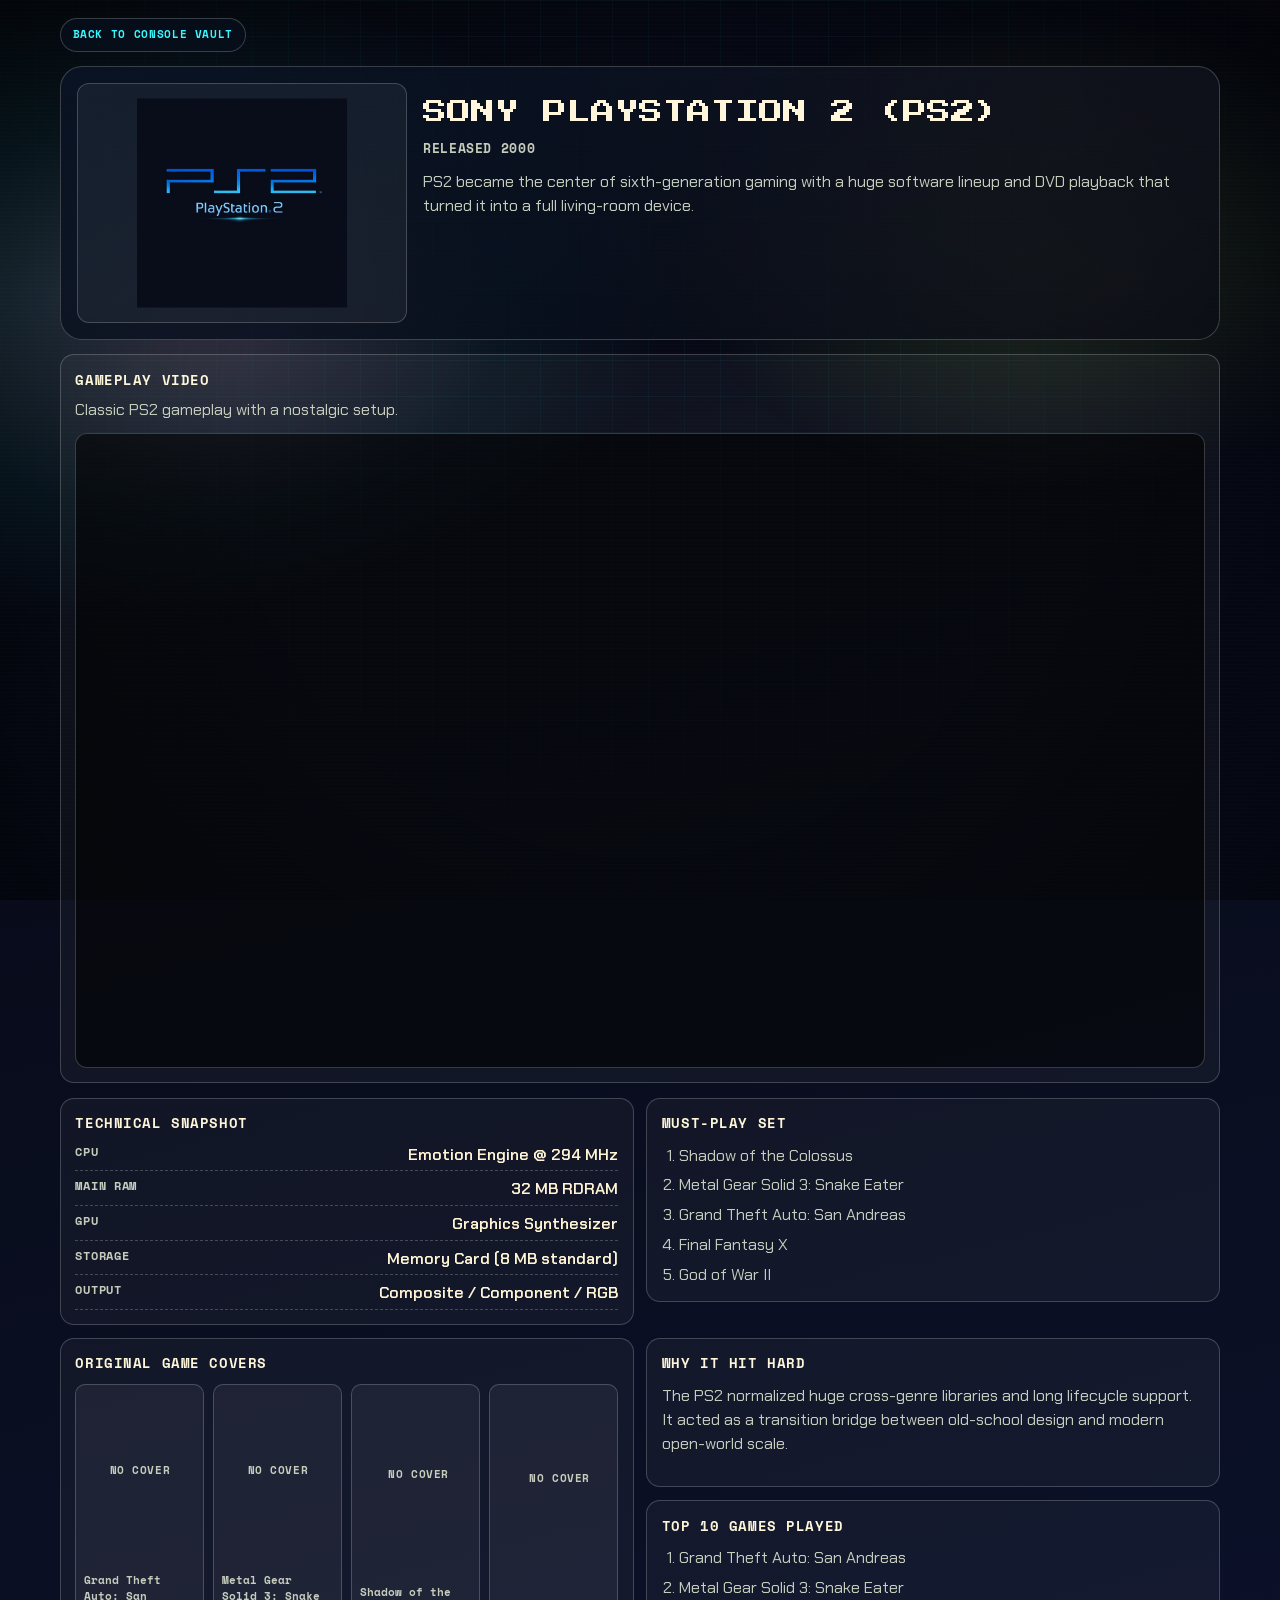
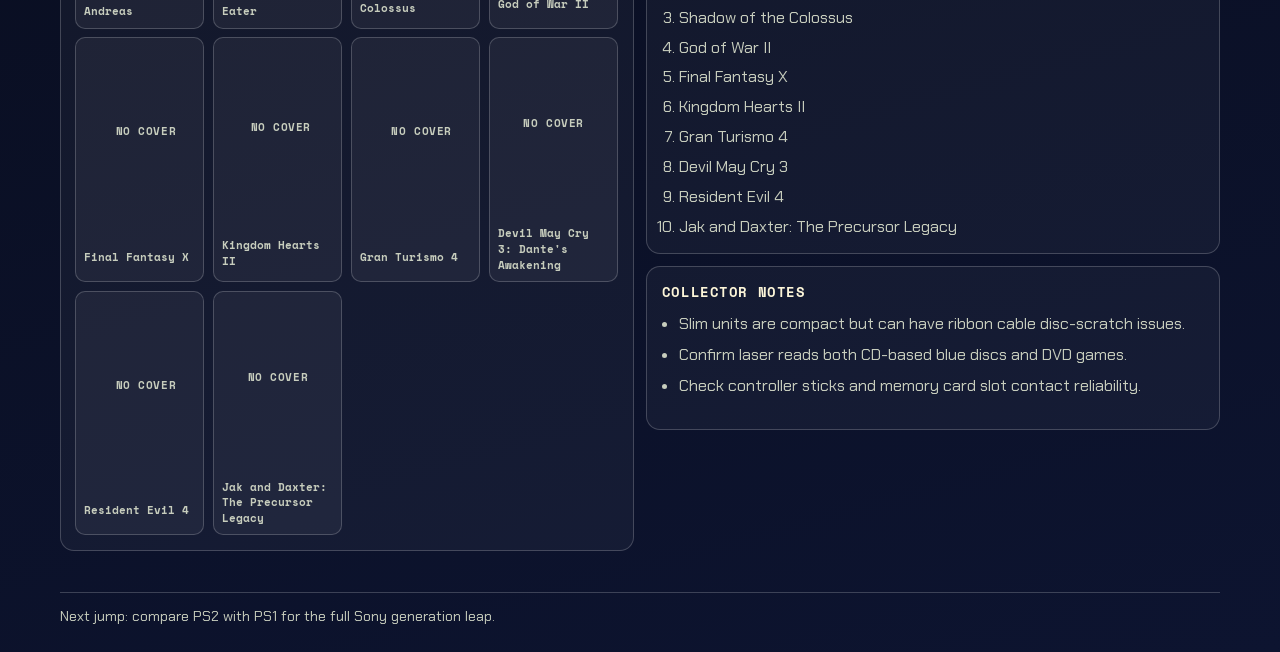
<file: consoles/ps2.html>
<!doctype html>
<html lang="en">
<head>
  <meta charset="utf-8" />
  <meta name="viewport" content="width=device-width,initial-scale=1" />
  
  <style>html,body{margin:0;min-height:100%;background:#05070f;color:#fdf6d9;}</style>
  <title>Sony PlayStation 2 (PS2) | Pixel Panic HQ</title>
  <link rel="preconnect" href="https://fonts.googleapis.com">
  <link rel="preconnect" href="https://fonts.gstatic.com" crossorigin>
  <link href="https://fonts.googleapis.com/css2?family=Press+Start+2P&family=Chakra+Petch:wght@400;500;600;700&family=Space+Mono:wght@400;700&display=swap" rel="stylesheet">
  <link rel="stylesheet" href="../styles.css">
</head>
<body class="console-page">
  <div class="bg-grid" aria-hidden="true"></div>
  <div class="bg-glow" aria-hidden="true"></div>

  <header class="console-back shell">
    <a class="back-link" href="../index.html#vault">Back to Console Vault</a>
  </header>

  <main class="console-main shell">
    <article class="console-banner">
      <img src="../images/optimized/ps2.jpg" alt="Sony PlayStation 2 (PS2) console" decoding="async">
      <div class="console-head">
        <h1>Sony PlayStation 2 (PS2)</h1>
        <p class="console-subline">Released 2000</p>
        <p>PS2 became the center of sixth-generation gaming with a huge software lineup and DVD playback that turned it into a full living-room device.</p>
      </div>
    </article>

    <section class="video-panel">
      <h2>Gameplay Video</h2>
      <p>Classic PS2 gameplay with a nostalgic setup.</p>
      <div class="video-frame">
        <iframe src="https://www.youtube.com/embed/nftZWucp7vU" title="Sony PlayStation 2 PS2 gameplay on original hardware" loading="lazy" allowfullscreen></iframe>
      </div>
    </section>

    <section class="console-grid">
      <article class="console-panel">
        <h2>Technical Snapshot</h2>
        <dl class="spec-list">
          <div><dt>CPU</dt><dd>Emotion Engine @ 294 MHz</dd></div>
          <div><dt>Main RAM</dt><dd>32 MB RDRAM</dd></div>
          <div><dt>GPU</dt><dd>Graphics Synthesizer</dd></div>
          <div><dt>Storage</dt><dd>Memory Card (8 MB standard)</dd></div>
          <div><dt>Output</dt><dd>Composite / Component / RGB</dd></div>
        </dl>
      </article>

      <article class="console-panel">
        <h2>Must-Play Set</h2>
        <ol class="game-list">
          <li>Shadow of the Colossus</li>
          <li>Metal Gear Solid 3: Snake Eater</li>
          <li>Grand Theft Auto: San Andreas</li>
          <li>Final Fantasy X</li>
          <li>God of War II</li>
        </ol>
      </article>

      <article class="console-panel">
        <h2>Original Game Covers</h2>
        <div class="game-art-grid" data-game-art data-games="Grand Theft Auto: San Andreas|Metal Gear Solid 3: Snake Eater|Shadow of the Colossus|God of War II|Final Fantasy X|Kingdom Hearts II|Gran Turismo 4|Devil May Cry 3: Dante's Awakening|Resident Evil 4|Jak and Daxter: The Precursor Legacy"></div>
      </article>

      <div class="console-side-stack">
      <article class="console-panel">
        <h2>Why It Hit Hard</h2>
        <p>The PS2 normalized huge cross-genre libraries and long lifecycle support. It acted as a transition bridge between old-school design and modern open-world scale.</p>
      </article>

      <article class="console-panel">
        <h2>Top 10 Games Played</h2>
        <ol class="game-list">
          <li>Grand Theft Auto: San Andreas</li>
          <li>Metal Gear Solid 3: Snake Eater</li>
          <li>Shadow of the Colossus</li>
          <li>God of War II</li>
          <li>Final Fantasy X</li>
          <li>Kingdom Hearts II</li>
          <li>Gran Turismo 4</li>
          <li>Devil May Cry 3</li>
          <li>Resident Evil 4</li>
          <li>Jak and Daxter: The Precursor Legacy</li>
        </ol>
      </article>

      <article class="console-panel">
        <h2>Collector Notes</h2>
        <ul class="check-list">
          <li>Slim units are compact but can have ribbon cable disc-scratch issues.</li>
          <li>Confirm laser reads both CD-based blue discs and DVD games.</li>
          <li>Check controller sticks and memory card slot contact reliability.</li>
        </ul>
      </article>
      </div>
    </section>
  </main>

  <footer class="console-footer shell">
    <p>Next jump: compare PS2 with PS1 for the full Sony generation leap.</p>
  </footer>

  <script src="../app.js"></script>
</body>
</html>
</file>
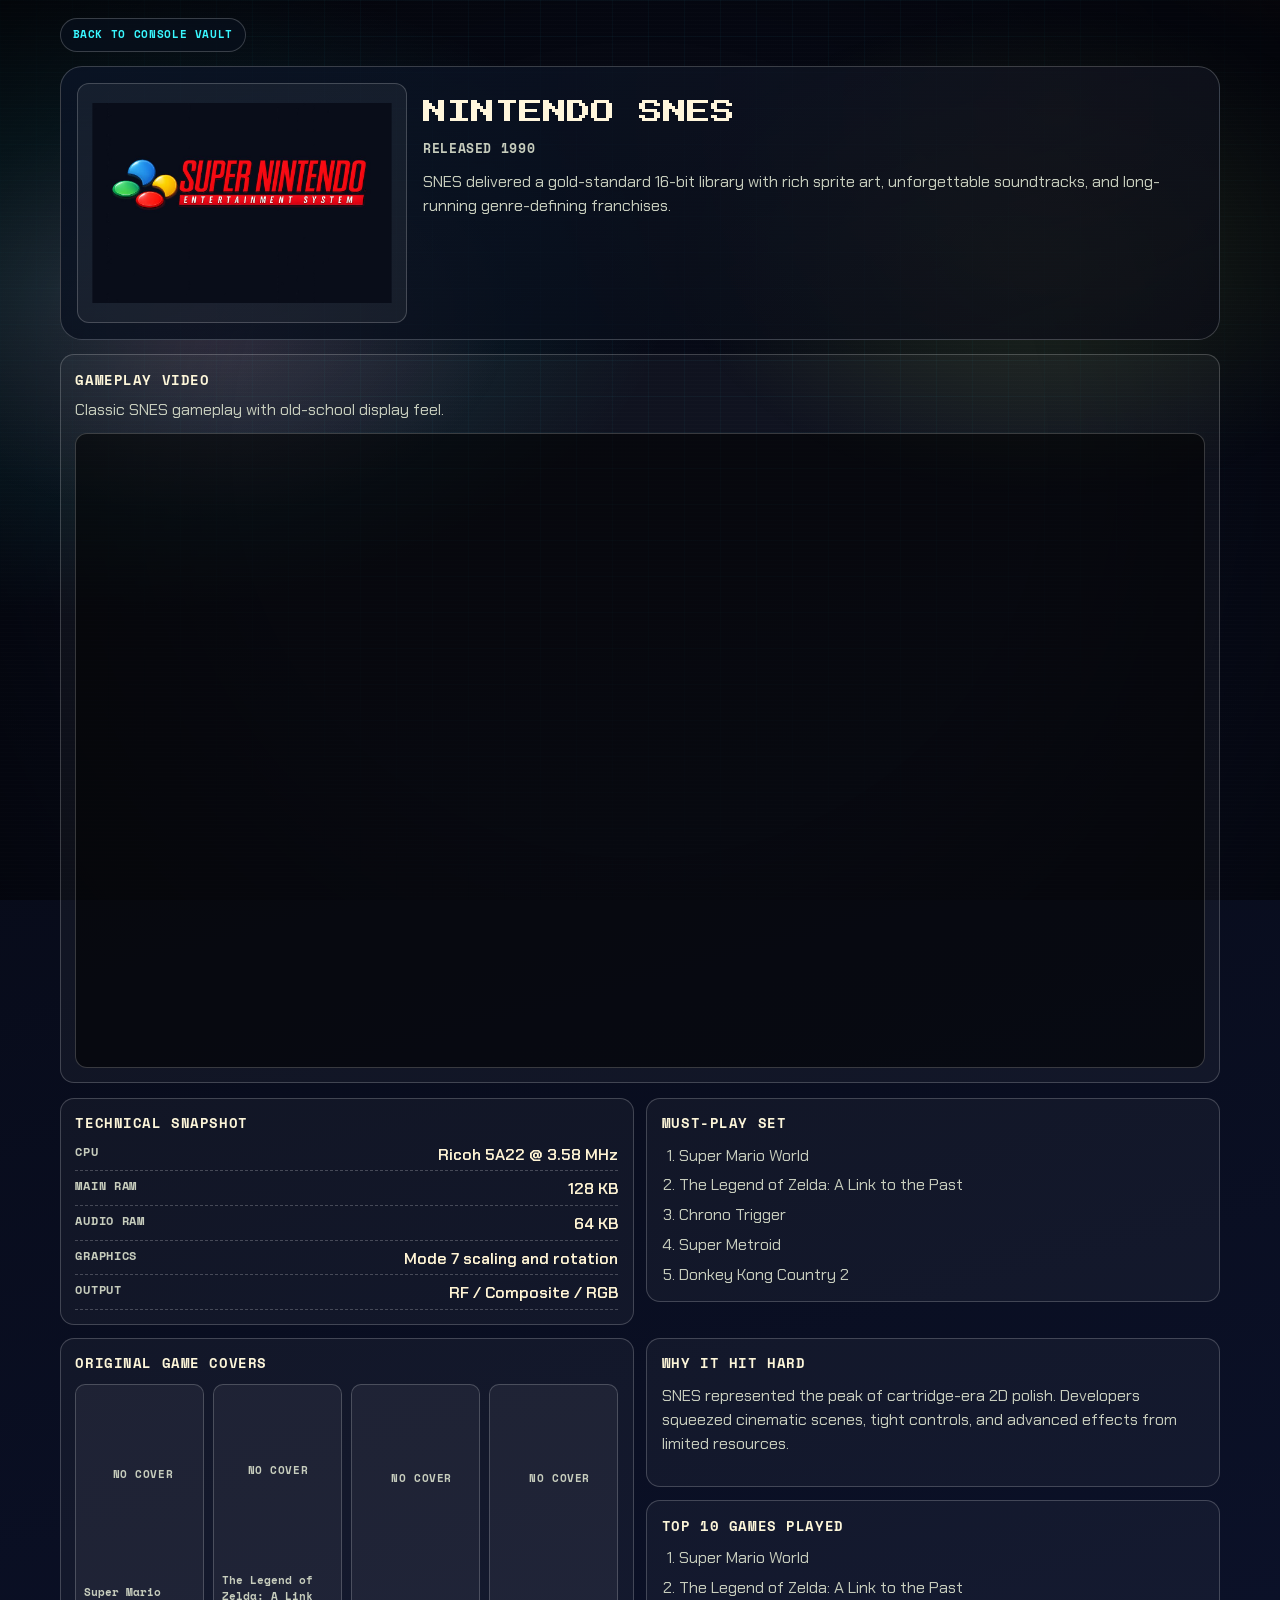
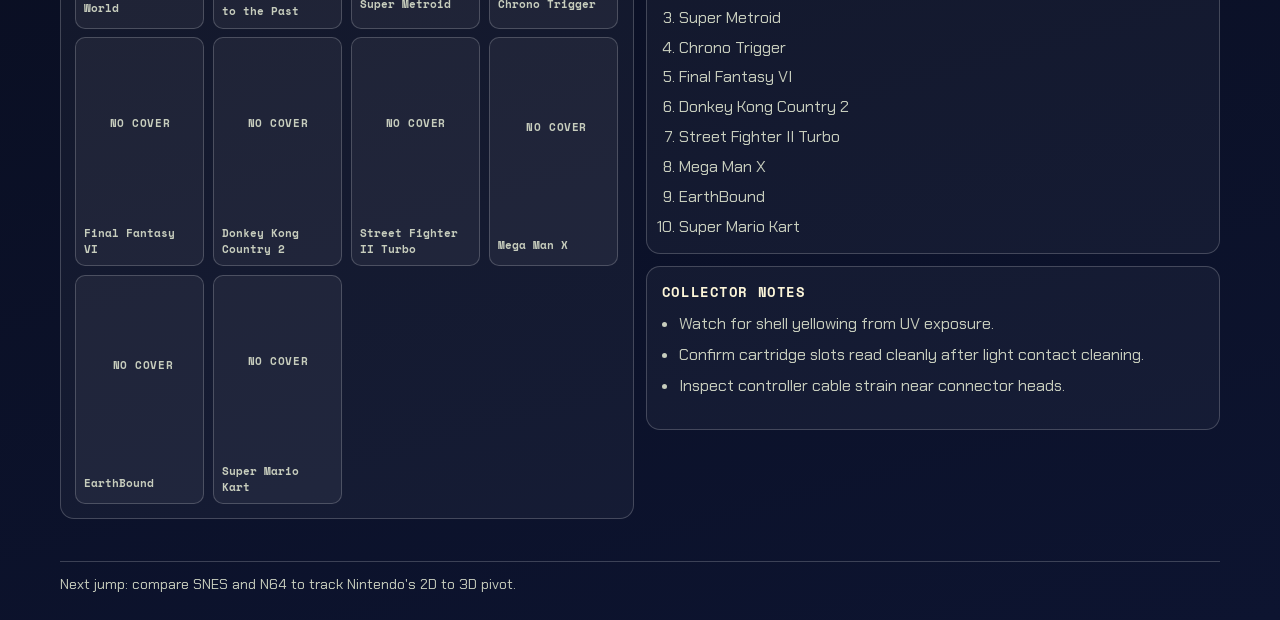
<file: consoles/snes.html>
<!doctype html>
<html lang="en">
<head>
  <meta charset="utf-8" />
  <meta name="viewport" content="width=device-width,initial-scale=1" />
  
  <style>html,body{margin:0;min-height:100%;background:#05070f;color:#fdf6d9;}</style>
  <title>Nintendo SNES | Pixel Panic HQ</title>
  <link rel="preconnect" href="https://fonts.googleapis.com">
  <link rel="preconnect" href="https://fonts.gstatic.com" crossorigin>
  <link href="https://fonts.googleapis.com/css2?family=Press+Start+2P&family=Chakra+Petch:wght@400;500;600;700&family=Space+Mono:wght@400;700&display=swap" rel="stylesheet">
  <link rel="stylesheet" href="../styles.css">
</head>
<body class="console-page">
  <div class="bg-grid" aria-hidden="true"></div>
  <div class="bg-glow" aria-hidden="true"></div>

  <header class="console-back shell">
    <a class="back-link" href="../index.html#vault">Back to Console Vault</a>
  </header>

  <main class="console-main shell">
    <article class="console-banner">
      <img src="../images/optimized/snes.jpg" alt="Super Nintendo Entertainment System console" decoding="async">
      <div class="console-head">
        <h1>Nintendo SNES</h1>
        <p class="console-subline">Released 1990</p>
        <p>SNES delivered a gold-standard 16-bit library with rich sprite art, unforgettable soundtracks, and long-running genre-defining franchises.</p>
      </div>
    </article>

    <section class="video-panel">
      <h2>Gameplay Video</h2>
      <p>Classic SNES gameplay with old-school display feel.</p>
      <div class="video-frame">
        <iframe src="https://www.youtube.com/embed/Uxa-CLg0Uc8" title="Super Nintendo SNES gameplay video" loading="lazy" allowfullscreen></iframe>
      </div>
    </section>

    <section class="console-grid">
      <article class="console-panel">
        <h2>Technical Snapshot</h2>
        <dl class="spec-list">
          <div><dt>CPU</dt><dd>Ricoh 5A22 @ 3.58 MHz</dd></div>
          <div><dt>Main RAM</dt><dd>128 KB</dd></div>
          <div><dt>Audio RAM</dt><dd>64 KB</dd></div>
          <div><dt>Graphics</dt><dd>Mode 7 scaling and rotation</dd></div>
          <div><dt>Output</dt><dd>RF / Composite / RGB</dd></div>
        </dl>
      </article>

      <article class="console-panel">
        <h2>Must-Play Set</h2>
        <ol class="game-list">
          <li>Super Mario World</li>
          <li>The Legend of Zelda: A Link to the Past</li>
          <li>Chrono Trigger</li>
          <li>Super Metroid</li>
          <li>Donkey Kong Country 2</li>
        </ol>
      </article>

      <article class="console-panel">
        <h2>Original Game Covers</h2>
        <div class="game-art-grid" data-game-art data-games="Super Mario World|The Legend of Zelda: A Link to the Past|Super Metroid|Chrono Trigger|Final Fantasy VI|Donkey Kong Country 2|Street Fighter II Turbo|Mega Man X|EarthBound|Super Mario Kart"></div>
      </article>

      <div class="console-side-stack">
      <article class="console-panel">
        <h2>Why It Hit Hard</h2>
        <p>SNES represented the peak of cartridge-era 2D polish. Developers squeezed cinematic scenes, tight controls, and advanced effects from limited resources.</p>
      </article>

      <article class="console-panel">
        <h2>Top 10 Games Played</h2>
        <ol class="game-list">
          <li>Super Mario World</li>
          <li>The Legend of Zelda: A Link to the Past</li>
          <li>Super Metroid</li>
          <li>Chrono Trigger</li>
          <li>Final Fantasy VI</li>
          <li>Donkey Kong Country 2</li>
          <li>Street Fighter II Turbo</li>
          <li>Mega Man X</li>
          <li>EarthBound</li>
          <li>Super Mario Kart</li>
        </ol>
      </article>

      <article class="console-panel">
        <h2>Collector Notes</h2>
        <ul class="check-list">
          <li>Watch for shell yellowing from UV exposure.</li>
          <li>Confirm cartridge slots read cleanly after light contact cleaning.</li>
          <li>Inspect controller cable strain near connector heads.</li>
        </ul>
      </article>
      </div>
    </section>
  </main>

  <footer class="console-footer shell">
    <p>Next jump: compare SNES and N64 to track Nintendo's 2D to 3D pivot.</p>
  </footer>

  <script src="../app.js"></script>
</body>
</html>
</file>
<file: styles.css>
﻿/* =========================
   Theme Tokens
   ========================= */
:root {
  --bg-core: #05070f;
  --bg-deep: #0d1430;
  --bg-panel: rgba(10, 15, 30, 0.84);
  --bg-panel-soft: rgba(255, 255, 255, 0.05);
  --text-main: #fdf6d9;
  --text-muted: #c7cdbd;
  --neon-cyan: #39f7ff;
  --neon-orange: #ff7a2c;
  --neon-lime: #c9ff4b;
  --neon-pink: #ff4f82;
  --line: rgba(255, 255, 255, 0.2);
  --line-strong: rgba(57, 247, 255, 0.45);
  --radius: 18px;
  --shadow-soft: 0 20px 50px rgba(0, 0, 0, 0.45);
  --shadow-neon: 0 0 0 1px rgba(57, 247, 255, 0.2), 0 0 30px rgba(57, 247, 255, 0.18);
}

/* =========================
   Base + Atmosphere
   ========================= */
* {
  box-sizing: border-box;
}

html,
body {
  min-height: 100%;
}

html {
  scroll-behavior: smooth;
  background: #05070f;
}

body {
  margin: 0;
  color: var(--text-main);
  font-family: "Chakra Petch", "Segoe UI", sans-serif;
  background:
    radial-gradient(72rem 40rem at 95% -10%, rgba(255, 122, 44, 0.26), transparent 58%),
    radial-gradient(70rem 38rem at 4% 10%, rgba(57, 247, 255, 0.18), transparent 54%),
    radial-gradient(58rem 32rem at 50% 118%, rgba(201, 255, 75, 0.14), transparent 62%),
    linear-gradient(165deg, var(--bg-core), var(--bg-deep));
  background-size: 130% 130%, 130% 130%, 140% 140%, auto;
  animation: none;
  overflow-x: hidden;
}

body::before {
  content: "";
  position: fixed;
  inset: 0;
  pointer-events: none;
  background: repeating-linear-gradient(
    to bottom,
    rgba(255, 255, 255, 0.04),
    rgba(255, 255, 255, 0.04) 1px,
    transparent 1px,
    transparent 4px
  );
  mix-blend-mode: normal;
  opacity: 0.35;
  z-index: 0;
}

body::after {
  content: "";
  position: fixed;
  inset: 0;
  pointer-events: none;
  background: radial-gradient(circle at center, transparent 52%, rgba(0, 0, 0, 0.48));
  z-index: 0;
}

.bg-grid,
.bg-glow {
  position: fixed;
  inset: 0;
  pointer-events: none;
  z-index: 0;
}

.bg-grid {
  background-image:
    linear-gradient(rgba(57, 247, 255, 0.14) 1px, transparent 1px),
    linear-gradient(90deg, rgba(57, 247, 255, 0.14) 1px, transparent 1px);
  background-size: 36px 36px;
  mask-image: radial-gradient(circle at 50% 18%, #000 34%, transparent 86%);
  opacity: 0.25;
}

.bg-glow {
  background:
    radial-gradient(28rem 18rem at 15% 35%, rgba(255, 79, 130, 0.16), transparent 72%),
    radial-gradient(34rem 22rem at 82% 28%, rgba(201, 255, 75, 0.13), transparent 70%);
  animation: none;
}

a {
  color: inherit;
}

.shell {
  width: min(1160px, calc(100% - 2rem));
  margin-inline: auto;
  position: relative;
  z-index: 2;
}

/* =========================
   Navigation + Hero
   ========================= */
.site-hero {
  padding: 0.9rem 0 2.5rem;
}

.main-nav {
  position: sticky;
  top: 0.65rem;
  display: flex;
  align-items: center;
  justify-content: space-between;
  gap: 1rem;
  padding: 0.72rem 0.92rem;
  border: 1px solid var(--line);
  border-radius: 14px;
  background: linear-gradient(120deg, rgba(8, 14, 30, 0.93), rgba(7, 12, 23, 0.78));
  box-shadow: 0 10px 30px rgba(0, 0, 0, 0.35);
  overflow: hidden;
}

.main-nav::before {
  content: "";
  position: absolute;
  inset: 0;
  pointer-events: none;
  background: linear-gradient(90deg, transparent, rgba(57, 247, 255, 0.15), transparent);
  transform: translateX(0);
  opacity: 0.35;
}

.brand {
  text-decoration: none;
  display: grid;
  gap: 0.34rem;
  position: relative;
  z-index: 1;
}

.brand-title {
  color: #fff6d9;
  font: 400 clamp(0.72rem, 1vw, 0.9rem)/1.24 "Press Start 2P", monospace;
  text-transform: uppercase;
}

.site-links {
  display: inline-flex;
  align-items: center;
  justify-content: center;
  gap: 0.46rem;
  flex-wrap: wrap;
  position: relative;
  z-index: 1;
}

.nav-link {
  display: inline-flex;
  align-items: center;
  min-height: 34px;
  padding: 0.36rem 0.74rem;
  border-radius: 999px;
  border: 1px solid var(--line);
  text-decoration: none;
  color: var(--text-muted);
  font: 700 0.66rem/1 "Space Mono", monospace;
  letter-spacing: 0.08em;
  text-transform: uppercase;
  transition: color 160ms ease, border-color 160ms ease, background-color 160ms ease, box-shadow 160ms ease;
}

.nav-link:hover,
.nav-link.active {
  color: var(--text-main);
  border-color: var(--neon-cyan);
  background: rgba(57, 247, 255, 0.15);
  box-shadow: 0 0 20px rgba(57, 247, 255, 0.15);
}

.mode-toggle {
  min-height: 38px;
  border-radius: 999px;
  border: 1px solid var(--line);
  background: linear-gradient(110deg, rgba(255, 122, 44, 0.3), rgba(57, 247, 255, 0.2));
  color: var(--text-main);
  padding: 0.52rem 0.9rem;
  font: 700 0.68rem/1 "Space Mono", monospace;
  letter-spacing: 0.06em;
  text-transform: uppercase;
  cursor: pointer;
  transition: transform 160ms ease, box-shadow 160ms ease, border-color 160ms ease;
  position: relative;
  z-index: 1;
}

.mode-toggle:hover {
  transform: translateY(-2px);
  border-color: var(--neon-cyan);
  box-shadow: 0 0 24px rgba(57, 247, 255, 0.18);
}

.hero-shell {
  margin-top: 1.45rem;
  border: 1px solid rgba(255, 255, 255, 0.24);
  border-radius: calc(var(--radius) + 10px);
  padding: clamp(1.2rem, 3.6vw, 3rem);
  background:
    linear-gradient(155deg, rgba(14, 22, 44, 0.9), rgba(6, 11, 23, 0.82)),
    radial-gradient(circle at 8% 10%, rgba(57, 247, 255, 0.18), transparent 44%),
    radial-gradient(circle at 84% 12%, rgba(255, 122, 44, 0.24), transparent 48%);
  box-shadow: var(--shadow-soft), var(--shadow-neon);
  position: relative;
  overflow: hidden;
}

.hero-shell::before {
  content: "";
  position: absolute;
  inset: auto -12% -60% auto;
  width: 420px;
  height: 420px;
  border-radius: 50%;
  background: radial-gradient(circle, rgba(255, 79, 130, 0.24), rgba(255, 79, 130, 0));
  transform: rotate(8deg);
}

.hero-shell::after {
  content: "";
  position: absolute;
  inset: 0;
  pointer-events: none;
  background: linear-gradient(120deg, transparent 18%, rgba(255, 255, 255, 0.07) 52%, transparent 84%);
  opacity: 0.4;
}

.hero-shell h1 {
  margin: 0;
  max-width: 15ch;
  color: #fff8de;
  font: 400 clamp(1.45rem, 3.9vw, 3rem)/1.26 "Press Start 2P", monospace;
  text-transform: uppercase;
  letter-spacing: 0.03em;
  text-wrap: balance;
}

.hero-lead {
  margin: 1rem 0 0;
  max-width: 64ch;
  color: var(--text-muted);
  font-size: clamp(1rem, 1.5vw, 1.16rem);
}

.hero-actions {
  display: flex;
  flex-wrap: wrap;
  gap: 0.65rem;
  margin-top: 1.15rem;
}

.btn {
  display: inline-flex;
  align-items: center;
  justify-content: center;
  min-height: 44px;
  padding: 0.56rem 1.08rem;
  border-radius: 999px;
  border: 1px solid transparent;
  text-decoration: none;
  font: 700 0.75rem/1 "Space Mono", monospace;
  letter-spacing: 0.05em;
  text-transform: uppercase;
  transition: transform 160ms ease, box-shadow 160ms ease, border-color 160ms ease;
}

.btn:hover {
  transform: translateY(-2px);
}

.btn-primary {
  background: linear-gradient(102deg, var(--neon-orange), #ffc83f);
  color: #2d1400;
  box-shadow: 0 0 24px rgba(255, 122, 44, 0.24);
}

.btn-ghost {
  color: var(--text-main);
  background: rgba(255, 255, 255, 0.06);
  border-color: var(--line);
}

.btn-ghost:hover {
  border-color: var(--neon-cyan);
  box-shadow: 0 0 24px rgba(57, 247, 255, 0.16);
}

/* =========================
   Shared Section Layout
   ========================= */
.section-block {
  padding: 2.4rem 0;
  position: relative;
}

.section-block::before {
  content: "";
  position: absolute;
  left: 0;
  right: 0;
  top: 0;
  height: 1px;
  background: linear-gradient(90deg, transparent, var(--line-strong), transparent);
  opacity: 0.75;
}

.section-heading h2 {
  margin: 0.58rem 0 0;
  color: #fff5d8;
  font: 400 clamp(1rem, 2vw, 1.7rem)/1.34 "Press Start 2P", monospace;
  text-transform: uppercase;
}

.section-note {
  margin: 0.7rem 0 0;
  color: var(--text-muted);
  font-size: 1rem;
}

/* =========================
   Console Vault
   ========================= */
.filter-panel {
  margin-top: 1.05rem;
  display: grid;
  gap: 0.65rem;
  grid-template-columns: repeat(auto-fit, minmax(150px, 1fr));
  align-items: end;
}

.field {
  display: grid;
  gap: 0.38rem;
}

.field span {
  color: var(--text-muted);
  font: 700 0.67rem/1 "Space Mono", monospace;
  letter-spacing: 0.1em;
  text-transform: uppercase;
}

.field input,
.field select,
.dice-btn {
  width: 100%;
  min-height: 40px;
  border-radius: 10px;
  border: 1px solid var(--line);
  background: rgba(8, 13, 25, 0.9);
  color: var(--text-main);
  font: 600 0.89rem/1 "Chakra Petch", sans-serif;
  padding: 0.54rem 0.72rem;
}

.field input::placeholder {
  color: color-mix(in srgb, var(--text-muted), transparent 26%);
}

.dice-btn {
  cursor: pointer;
  font: 700 0.73rem/1 "Space Mono", monospace;
  letter-spacing: 0.06em;
  text-transform: uppercase;
  background: linear-gradient(120deg, rgba(255, 122, 44, 0.3), rgba(255, 79, 130, 0.26));
  transition: transform 150ms ease, border-color 150ms ease, box-shadow 150ms ease;
}

.dice-btn:hover {
  transform: translateY(-2px);
  border-color: var(--neon-orange);
  box-shadow: 0 0 22px rgba(255, 122, 44, 0.2);
}

.filter-hint {
  margin: 0.7rem 0 0;
  color: var(--text-muted);
  font: 700 0.71rem/1.4 "Space Mono", monospace;
  letter-spacing: 0.03em;
  text-transform: uppercase;
}

.filter-hint kbd {
  border: 1px solid var(--line);
  border-bottom-width: 2px;
  border-radius: 5px;
  background: rgba(255, 255, 255, 0.08);
  color: #fff7e0;
  display: inline-block;
  min-width: 1.3rem;
  text-align: center;
  padding: 0.06rem 0.3rem;
  font: 700 0.66rem/1 "Space Mono", monospace;
}

.result-count,
.empty-state {
  margin: 0.86rem 0 0;
  font: 700 0.78rem/1 "Space Mono", monospace;
  text-transform: uppercase;
  letter-spacing: 0.05em;
}

.result-count {
  color: var(--neon-cyan);
}

.empty-state {
  color: var(--neon-pink);
}

.vault-grid {
  margin-top: 1rem;
  display: grid;
  gap: 0.9rem;
  grid-template-columns: repeat(auto-fit, minmax(240px, 1fr));
}

.console-card {
  position: relative;
  display: flex;
  flex-direction: column;
  border: 1px solid rgba(255, 255, 255, 0.18);
  border-radius: calc(var(--radius) + 2px);
  overflow: hidden;
  background:
    radial-gradient(circle at 50% 50%, rgba(57, 247, 255, 0.18), transparent 40%),
    linear-gradient(170deg, var(--bg-panel), rgba(8, 12, 22, 0.9));
  transition: transform 160ms ease, border-color 160ms ease, box-shadow 160ms ease;
  contain: layout paint;
}

.console-card::before,
.console-card::after {
  content: "";
  position: absolute;
  width: 18px;
  height: 18px;
  border: 2px solid rgba(57, 247, 255, 0.45);
  pointer-events: none;
  z-index: 3;
}

.console-card::before {
  top: 8px;
  left: 8px;
  border-right: 0;
  border-bottom: 0;
}

.console-card::after {
  right: 8px;
  bottom: 8px;
  border-top: 0;
  border-left: 0;
}

.console-card:hover {
  transform: translateY(-2px);
  border-color: var(--neon-cyan);
  box-shadow: 0 18px 38px rgba(0, 0, 0, 0.48), 0 0 26px rgba(57, 247, 255, 0.18);
}

.console-card img {
  width: 100%;
  height: auto;
  aspect-ratio: 16 / 9;
  object-fit: contain;
  padding: 0.8rem;
  background:
    linear-gradient(185deg, rgba(255, 255, 255, 0.08), rgba(0, 0, 0, 0.12)),
    repeating-linear-gradient(45deg, rgba(255, 255, 255, 0.04), rgba(255, 255, 255, 0.04) 8px, transparent 8px, transparent 16px);
}

.card-body {
  padding: 0.9rem;
  display: flex;
  flex-direction: column;
  gap: 0.55rem;
  flex: 1;
}

.card-body h3 {
  margin: 0;
  font-size: 1.06rem;
  line-height: 1.3;
}

.card-sub {
  margin: 0;
  color: var(--neon-cyan);
  font: 700 0.74rem/1.35 "Space Mono", monospace;
  letter-spacing: 0.05em;
  text-transform: uppercase;
}

.card-body > p {
  margin: 0;
  color: var(--text-muted);
  line-height: 1.45;
}

.mini-specs {
  margin: 0.16rem 0 0;
  padding: 0;
  list-style: none;
  display: grid;
  grid-template-columns: repeat(auto-fit, minmax(150px, 1fr));
  gap: 0.42rem;
}

.mini-specs li {
  border: 1px solid var(--line);
  border-radius: 9px;
  background: var(--bg-panel-soft);
  padding: 0.42rem;
  display: grid;
  gap: 0.2rem;
}

.mini-specs span {
  color: var(--text-muted);
  font: 700 0.56rem/1 "Space Mono", monospace;
  letter-spacing: 0.08em;
  text-transform: uppercase;
}

.mini-specs strong {
  color: #fff8df;
  font-size: 0.75rem;
}

.dossier-link {
  margin-top: auto;
  display: inline-flex;
  align-items: center;
  width: fit-content;
  min-height: 32px;
  padding: 0.34rem 0.66rem;
  border-radius: 999px;
  border: 1px solid var(--line);
  text-decoration: none;
  color: var(--text-main);
  font: 700 0.66rem/1 "Space Mono", monospace;
  letter-spacing: 0.06em;
  text-transform: uppercase;
  transition: transform 160ms ease, border-color 160ms ease, color 160ms ease;
}

.dossier-link:hover {
  transform: translateY(-2px);
  border-color: var(--neon-lime);
  color: var(--neon-lime);
}

.console-card.is-spotlight {
  border-color: var(--neon-lime);
  box-shadow: 0 0 0 2px rgba(201, 255, 75, 0.18), 0 18px 42px rgba(0, 0, 0, 0.5);
  animation: spotlightPulse 900ms ease-in-out 2;
}

@keyframes spotlightPulse {
  0% {
    transform: scale(1);
  }

  50% {
    transform: scale(1.02);
  }

  100% {
    transform: scale(1);
  }
}

/* =========================
   Time Warp Timeline
   ========================= */
.timeline-track {
  margin-top: 1.1rem;
  display: grid;
  grid-template-columns: repeat(auto-fit, minmax(180px, 1fr));
  gap: 0.8rem;
  position: relative;
}

.timeline-track::before {
  content: "";
  position: absolute;
  left: 0;
  right: 0;
  top: 18px;
  height: 2px;
  background: linear-gradient(90deg, rgba(57, 247, 255, 0), rgba(57, 247, 255, 0.9), rgba(57, 247, 255, 0));
  opacity: 0.65;
}

.timeline-stop {
  position: relative;
  border: 1px solid var(--line);
  border-radius: 14px;
  padding: 1rem 0.92rem 0.9rem;
  background: linear-gradient(160deg, rgba(255, 255, 255, 0.07), rgba(255, 255, 255, 0.03));
  transition: transform 220ms ease, border-color 220ms ease, box-shadow 220ms ease;
}

.timeline-stop::before {
  content: "";
  position: absolute;
  top: 10px;
  left: 14px;
  width: 10px;
  height: 10px;
  border-radius: 50%;
  background: var(--neon-orange);
  box-shadow: 0 0 0 4px rgba(255, 122, 44, 0.23), 0 0 20px rgba(255, 122, 44, 0.45);
}

.timeline-stop:hover,
.timeline-stop.is-hot {
  transform: translateY(-4px);
  border-color: var(--neon-cyan);
  box-shadow: 0 12px 26px rgba(0, 0, 0, 0.38), 0 0 20px rgba(57, 247, 255, 0.14);
}

.stamp {
  margin: 0;
  color: var(--neon-cyan);
  font: 700 0.73rem/1 "Space Mono", monospace;
  letter-spacing: 0.08em;
  text-transform: uppercase;
}

.timeline-stop h3 {
  margin: 0.58rem 0 0;
  font-size: 1rem;
}

.timeline-stop p {
  margin: 0.54rem 0 0;
  color: var(--text-muted);
  line-height: 1.46;
}

/* =========================
   Footer
   ========================= */
.site-footer {
  padding: 0.7rem 0 2rem;
}

.site-footer p {
  margin: 0;
  border-top: 1px solid var(--line);
  padding-top: 0.94rem;
  color: color-mix(in srgb, var(--text-muted), white 15%);
  font-size: 0.92rem;
}

.footer-signature {
  margin-top: 0.68rem;
}

.footer-signature a {
  color: var(--neon-cyan);
  text-decoration: none;
}

.footer-signature a:hover {
  text-decoration: underline;
}

/* =========================
   Reveal Motion
   ========================= */
[data-reveal] {
  opacity: 1;
  transform: none;
}

/* =========================
   Theme Shift Mode
   ========================= */
body.mode-shift {
  --neon-cyan: #00ffd4;
  --neon-orange: #ffd24e;
  --neon-lime: #90ff68;
  --neon-pink: #ff8f55;
  --line: rgba(0, 255, 212, 0.36);
  --bg-panel: rgba(10, 26, 21, 0.82);
  background:
    radial-gradient(72rem 40rem at 95% -10%, rgba(255, 210, 78, 0.28), transparent 58%),
    radial-gradient(70rem 38rem at 4% 10%, rgba(0, 255, 212, 0.2), transparent 54%),
    radial-gradient(58rem 32rem at 50% 118%, rgba(144, 255, 104, 0.15), transparent 62%),
    linear-gradient(170deg, #030b11, #112621);
}

body.mode-shift .hero-shell {
  border-color: rgba(0, 255, 212, 0.44);
  box-shadow: 0 30px 80px rgba(0, 255, 212, 0.16);
}

/* =========================
   Console Detail Pages
   ========================= */
.console-page {
  min-height: 100vh;
}

.console-back {
  padding-top: 1.1rem;
}

.back-link {
  display: inline-flex;
  align-items: center;
  min-height: 34px;
  padding: 0.35rem 0.72rem;
  border-radius: 999px;
  border: 1px solid var(--line);
  text-decoration: none;
  color: var(--neon-cyan);
  font: 700 0.67rem/1 "Space Mono", monospace;
  letter-spacing: 0.06em;
  text-transform: uppercase;
  background: rgba(8, 15, 27, 0.82);
}

.back-link:hover {
  border-color: var(--neon-lime);
  color: var(--neon-lime);
}

.console-main {
  padding: 0.9rem 0 2.6rem;
}

.video-panel {
  margin-top: 0.9rem;
  border: 1px solid var(--line);
  border-radius: 14px;
  padding: 0.9rem;
  background: rgba(255, 255, 255, 0.04);
}

.video-panel h2 {
  margin: 0;
  font: 700 0.9rem/1.35 "Space Mono", monospace;
  letter-spacing: 0.04em;
  text-transform: uppercase;
}

.video-panel p {
  margin: 0.58rem 0 0;
  color: var(--text-muted);
  line-height: 1.45;
}

.video-frame {
  margin-top: 0.7rem;
  border: 1px solid var(--line);
  border-radius: 12px;
  overflow: hidden;
  aspect-ratio: 16 / 9;
  background: rgba(0, 0, 0, 0.55);
}

.video-frame iframe {
  width: 100%;
  height: 100%;
  border: 0;
}

.game-art-grid {
  margin-top: 0.7rem;
  display: grid;
  grid-template-columns: repeat(auto-fit, minmax(130px, 1fr));
  gap: 0.55rem;
}

@media (min-width: 1200px) {
  .game-art-grid {
    grid-template-columns: repeat(4, minmax(0, 1fr));
  }
}

.game-art-card {
  border: 1px solid var(--line);
  border-radius: 10px;
  overflow: hidden;
  background: rgba(255, 255, 255, 0.05);
}

.game-art-card img {
  width: 100%;
  aspect-ratio: 3 / 4;
  object-fit: cover;
  display: block;
}

.game-art-card p {
  margin: 0;
  padding: 0.45rem 0.5rem;
  color: var(--text-muted);
  font: 700 0.66rem/1.4 "Space Mono", monospace;
}

.game-art-card.is-fallback {
  display: grid;
}

.game-art-fallback {
  aspect-ratio: 3 / 4;
  display: grid;
  place-items: center;
  color: var(--text-muted);
  font: 700 0.7rem/1 "Space Mono", monospace;
  letter-spacing: 0.05em;
  text-transform: uppercase;
}

.console-banner {
  display: grid;
  grid-template-columns: minmax(240px, 330px) 1fr;
  gap: 1rem;
  border: 1px solid var(--line);
  border-radius: calc(var(--radius) + 4px);
  padding: 1rem;
  background:
    linear-gradient(160deg, rgba(11, 20, 38, 0.85), rgba(7, 12, 22, 0.78)),
    radial-gradient(circle at 86% 15%, rgba(255, 122, 44, 0.16), transparent 52%);
}

.console-banner img {
  width: 100%;
  height: 240px;
  object-fit: contain;
  border-radius: 12px;
  border: 1px solid var(--line);
  background: rgba(255, 255, 255, 0.05);
  padding: 0.9rem;
}

.console-head h1 {
  margin: 0.8rem 0 0;
  color: #fff6dc;
  font: 400 clamp(1rem, 2.2vw, 1.5rem)/1.35 "Press Start 2P", monospace;
  text-transform: uppercase;
}

.console-subline {
  margin: 0.75rem 0 0;
  color: var(--neon-cyan);
  font: 700 0.8rem/1.35 "Space Mono", monospace;
  text-transform: uppercase;
  letter-spacing: 0.05em;
}

.console-head > p {
  margin: 0.7rem 0 0;
  color: var(--text-muted);
  line-height: 1.5;
}

.chip-list {
  margin: 0.9rem 0 0;
  padding: 0;
  list-style: none;
  display: flex;
  flex-wrap: wrap;
  gap: 0.5rem;
}

.chip-list li {
  border: 1px solid var(--line);
  border-radius: 999px;
  padding: 0.32rem 0.66rem;
  color: #fff3cf;
  font: 700 0.68rem/1 "Space Mono", monospace;
  text-transform: uppercase;
  letter-spacing: 0.05em;
  background: rgba(255, 255, 255, 0.04);
}

.console-grid {
  margin-top: 0.9rem;
  display: grid;
  grid-template-columns: repeat(2, minmax(0, 1fr));
  gap: 0.8rem;
  align-items: start;
}

.console-side-stack {
  display: grid;
  gap: 0.8rem;
  align-content: start;
}

.console-panel {
  border: 1px solid var(--line);
  border-radius: 14px;
  padding: 0.9rem;
  background: rgba(255, 255, 255, 0.04);
}

.console-panel h2 {
  margin: 0;
  font: 700 0.9rem/1.35 "Space Mono", monospace;
  letter-spacing: 0.04em;
  text-transform: uppercase;
}

.spec-list {
  margin: 0.7rem 0 0;
  display: grid;
  gap: 0.45rem;
}

.spec-list div {
  display: flex;
  justify-content: space-between;
  gap: 0.8rem;
  border-bottom: 1px dashed rgba(255, 255, 255, 0.22);
  padding-bottom: 0.34rem;
}

.spec-list dt {
  margin: 0;
  color: var(--text-muted);
  font: 700 0.74rem/1.4 "Space Mono", monospace;
  text-transform: uppercase;
  letter-spacing: 0.06em;
}

.spec-list dd {
  margin: 0;
  text-align: right;
  color: #fff4d4;
  font-weight: 600;
}

.game-list {
  margin: 0.68rem 0 0;
  padding-left: 1.05rem;
  color: var(--text-muted);
  display: grid;
  gap: 0.42rem;
}

.game-list li {
  line-height: 1.45;
}

.console-panel p,
.check-list {
  margin-top: 0.7rem;
  color: var(--text-muted);
  line-height: 1.5;
}

.check-list {
  padding-left: 1.05rem;
  display: grid;
  gap: 0.44rem;
}

.console-footer {
  padding-bottom: 1.7rem;
}

.console-footer p {
  margin: 0;
  border-top: 1px solid var(--line);
  padding-top: 0.85rem;
  color: var(--text-muted);
  font-size: 0.9rem;
}

/* =========================
   Anchors + Responsive
   ========================= */
#vault,
#timeline {
  scroll-margin-top: 4.2rem;
}

@media (max-width: 1024px) {
  .main-nav {
    flex-wrap: wrap;
  }

  .site-links {
    width: 100%;
    justify-content: flex-start;
  }

  .mode-toggle {
    width: 100%;
  }
}

@media (max-width: 860px) {
  .hero-shell h1 {
    max-width: 100%;
  }

  .timeline-track::before {
    display: none;
  }

  .console-grid {
    grid-template-columns: 1fr;
  }

  .console-banner {
    grid-template-columns: 1fr;
  }

  .console-banner img {
    height: 220px;
  }
}

@media (max-width: 640px) {
  .shell {
    width: min(1160px, calc(100% - 1.2rem));
  }

  .hero-shell h1 {
    font-size: 1.22rem;
  }

  .hero-lead {
    font-size: 0.95rem;
  }

  .nav-link {
    font-size: 0.6rem;
    padding-inline: 0.58rem;
  }

  .mini-specs {
    grid-template-columns: 1fr;
  }

  .result-count,
  .empty-state,
  .filter-hint {
    letter-spacing: 0.03em;
  }
}

@media (prefers-reduced-motion: reduce) {
  * {
    animation-duration: 0ms !important;
    animation-iteration-count: 1 !important;
    transition-duration: 0ms !important;
    scroll-behavior: auto !important;
  }

  [data-reveal] {
    opacity: 1;
    transform: none;
  }
}
</file>
